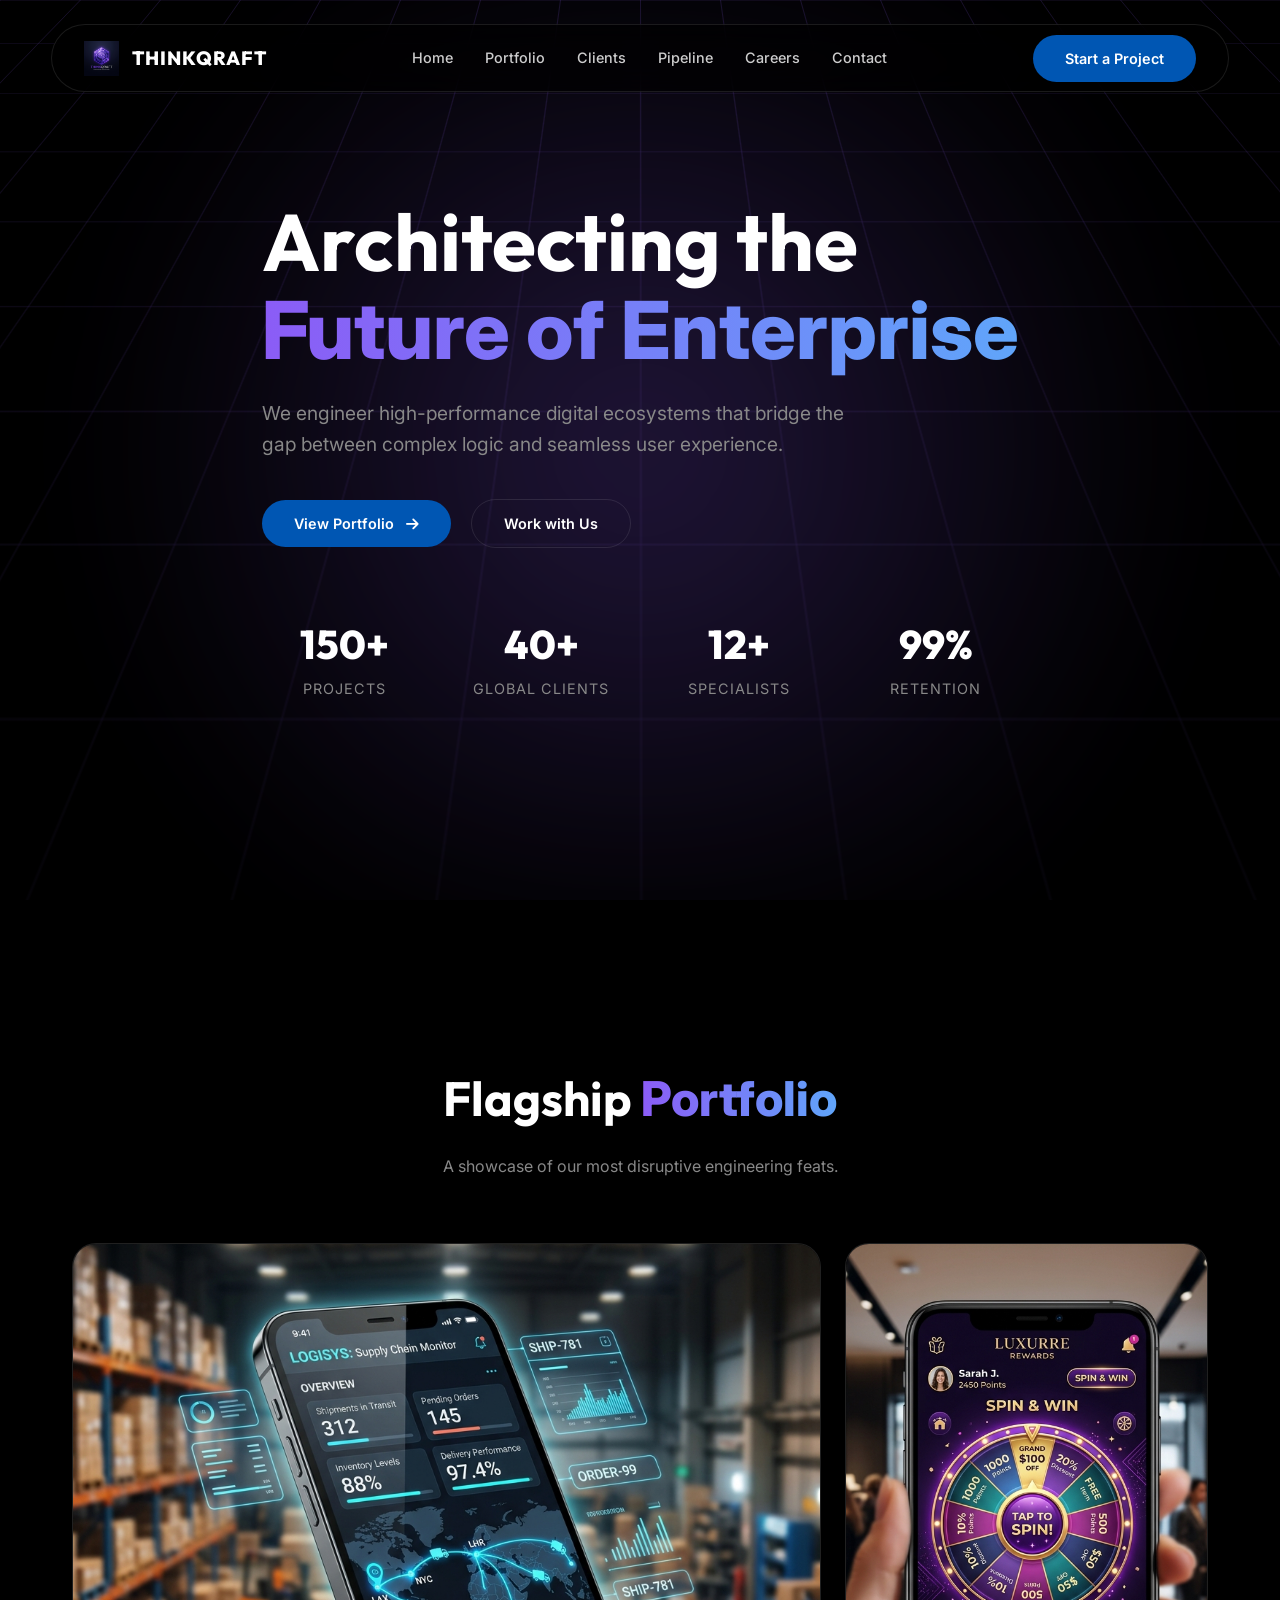
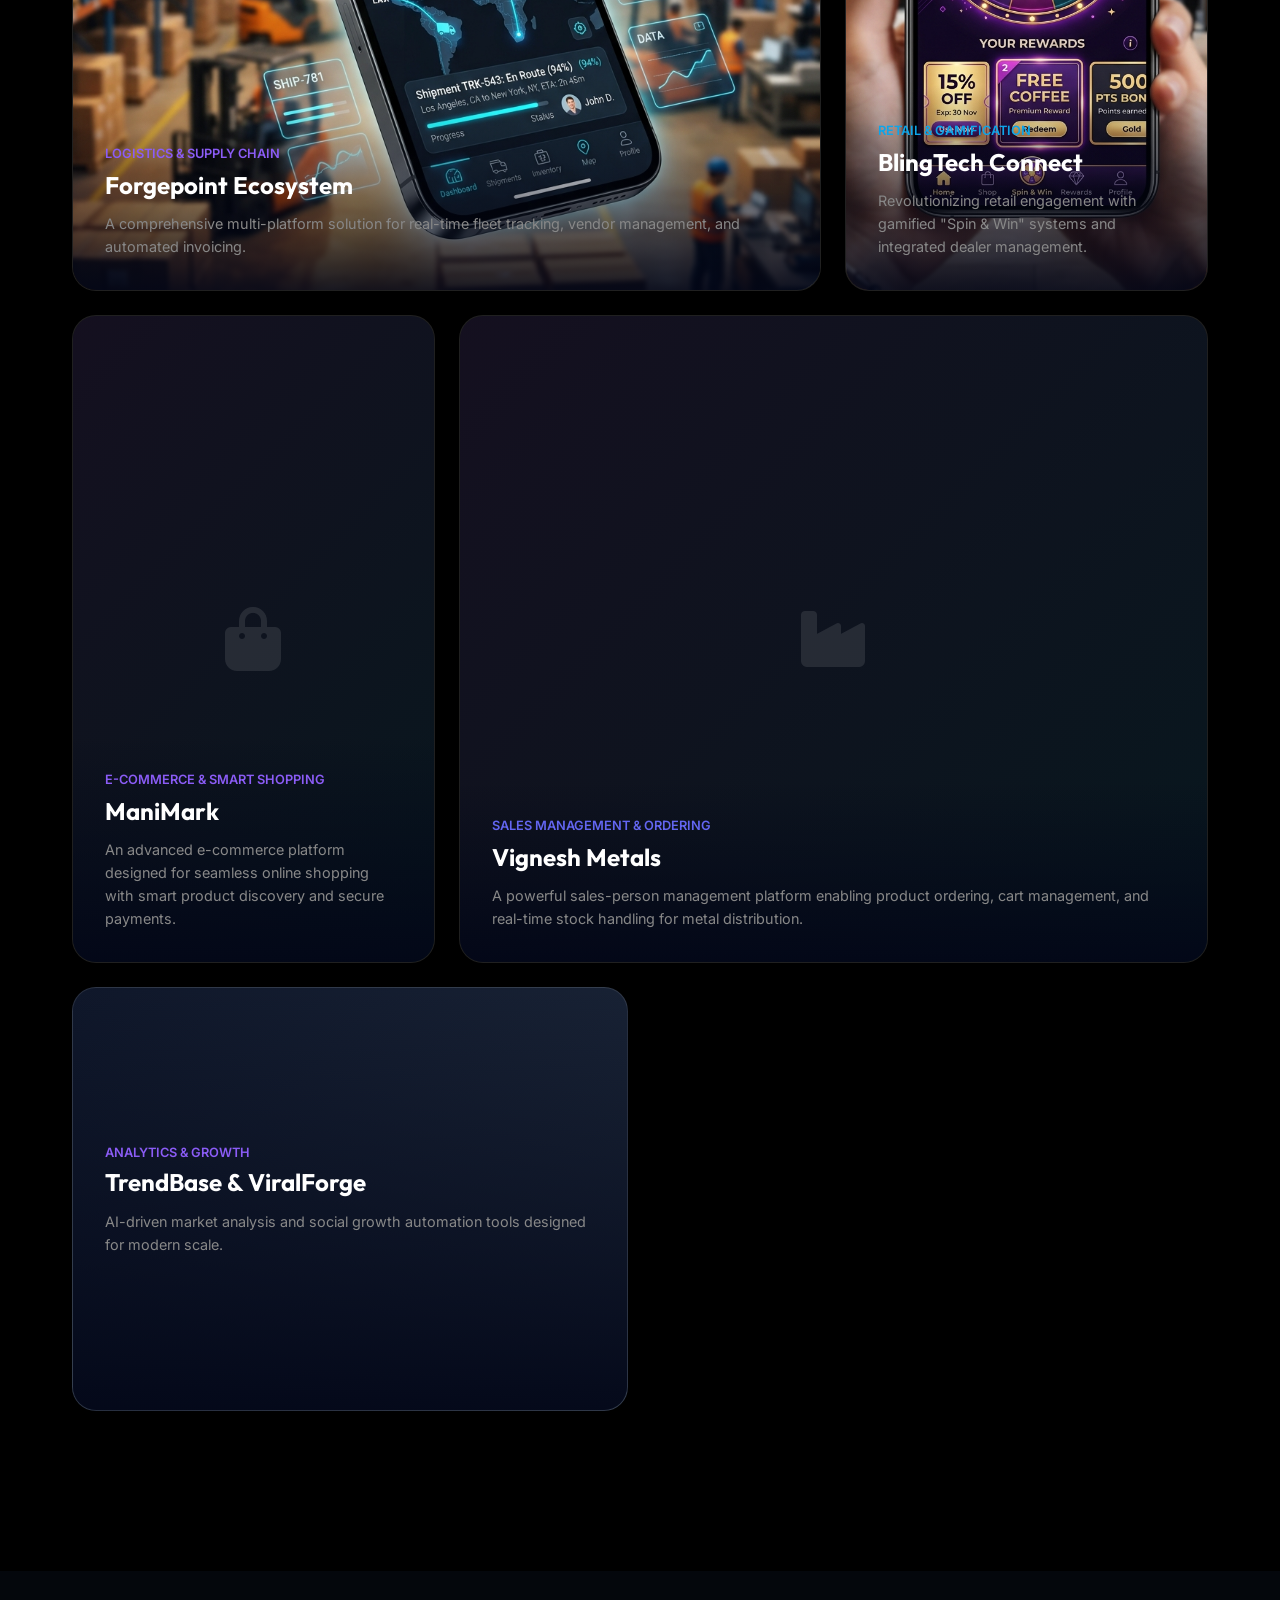
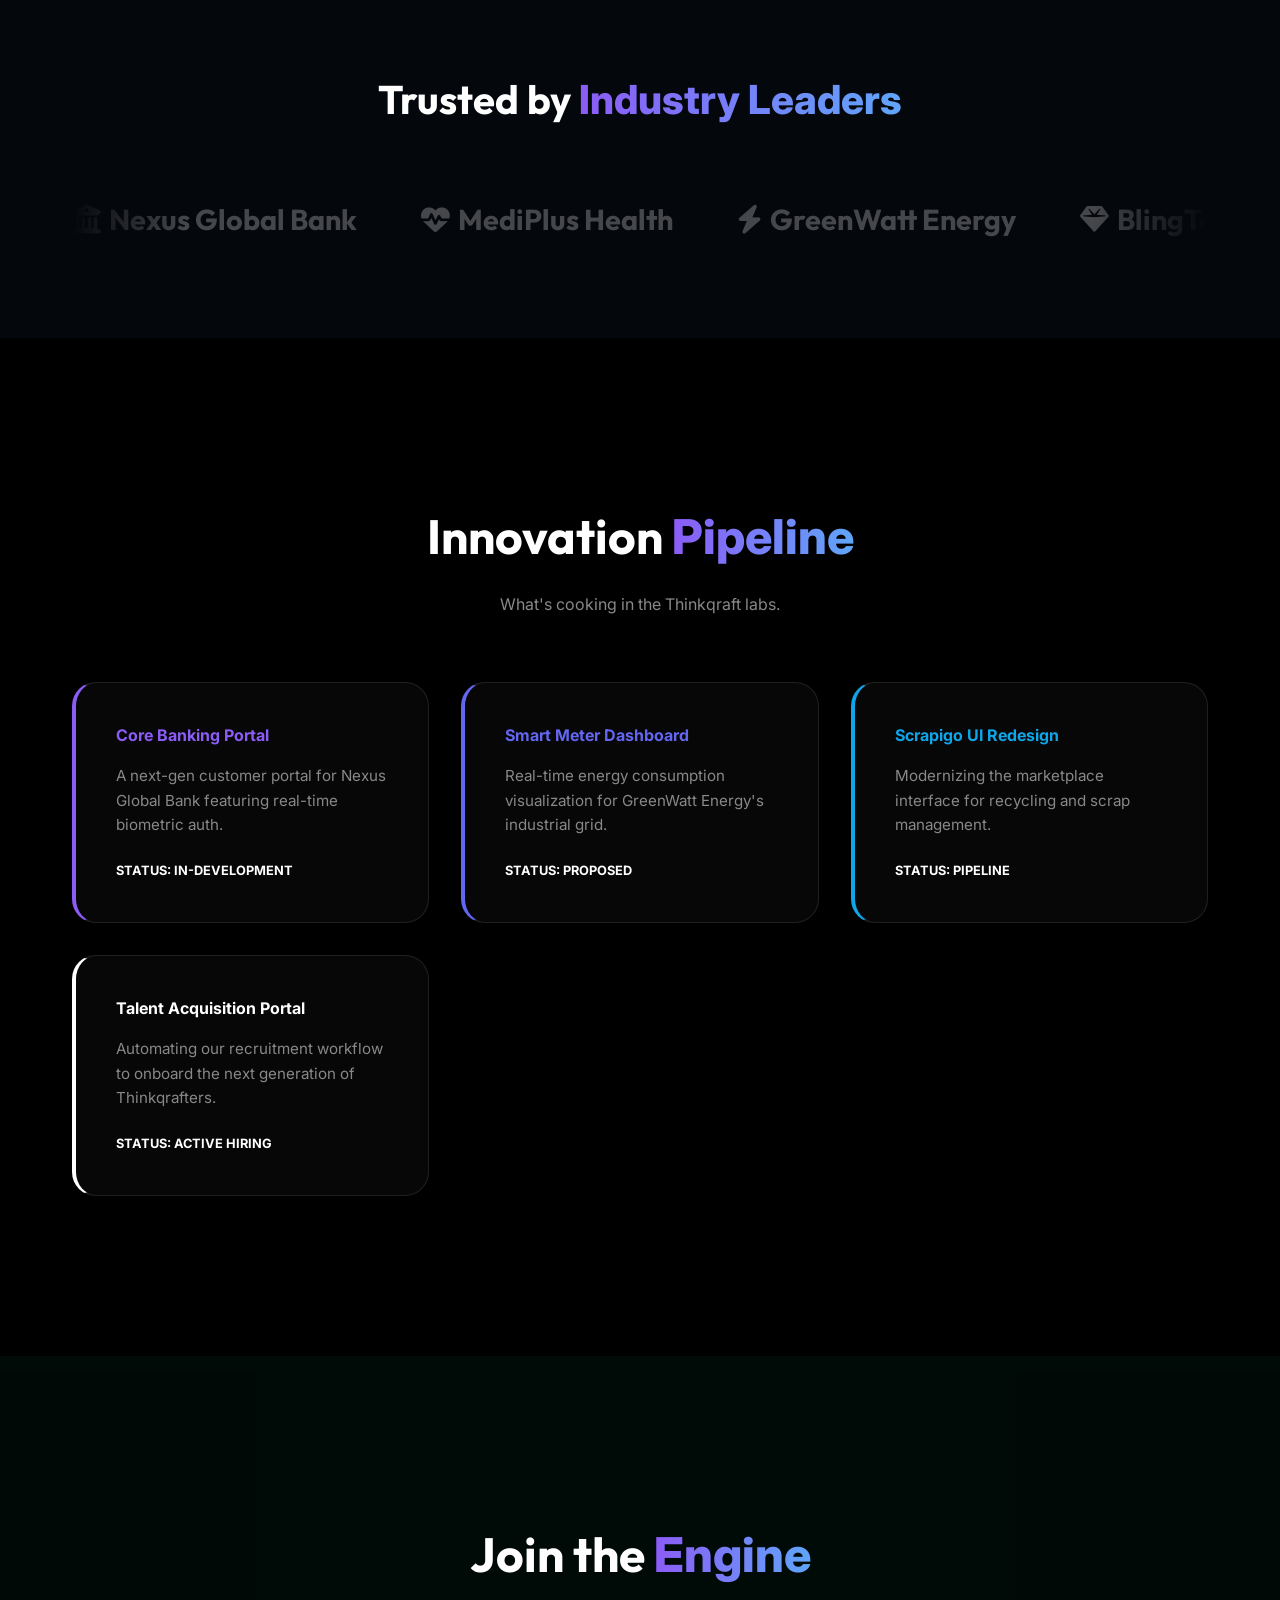
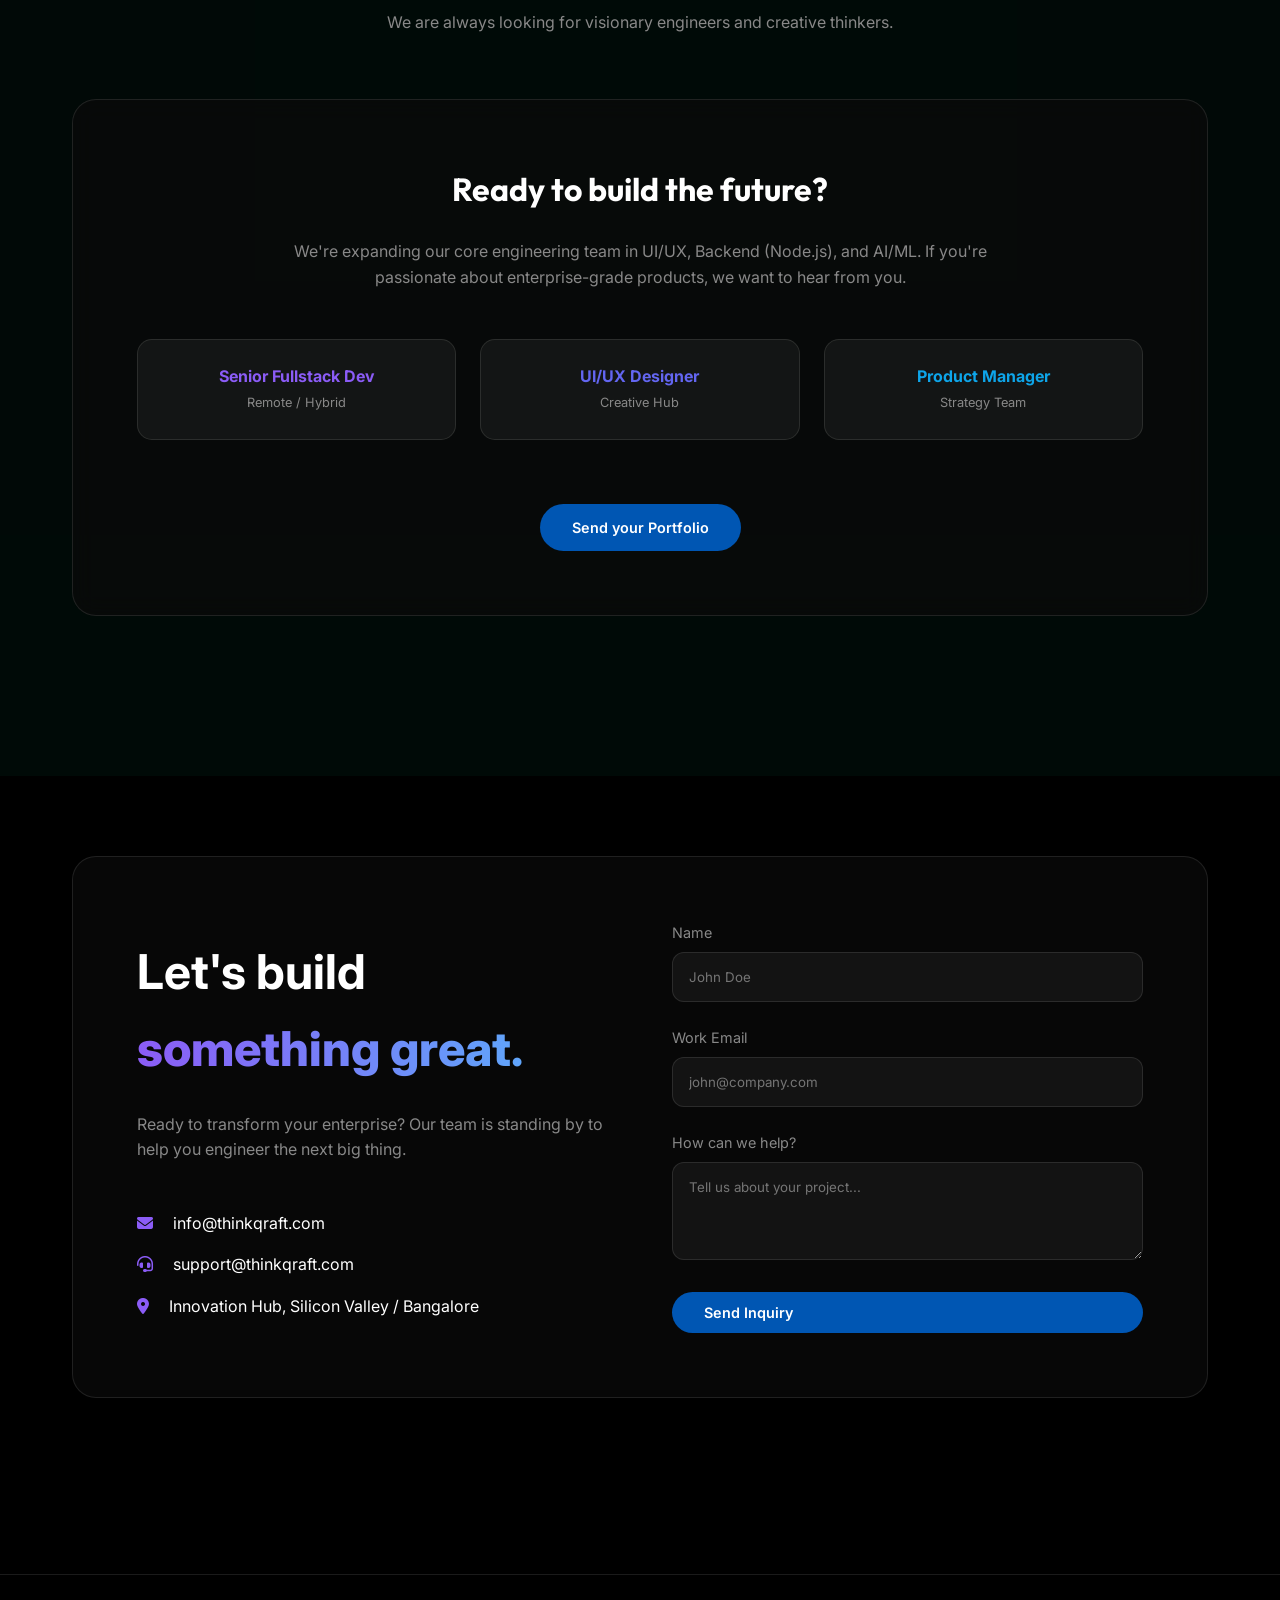
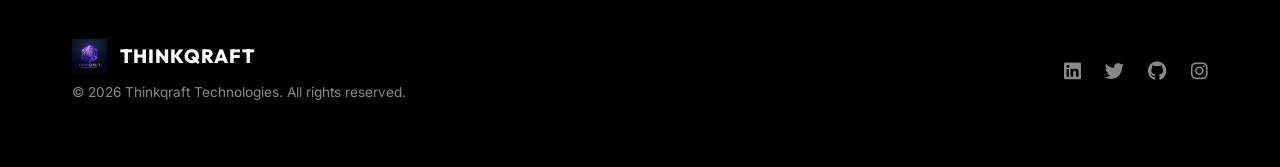
<file: index.html>
<!DOCTYPE html>
<html lang="en">

<head>
    <meta charset="UTF-8">
    <meta name="viewport" content="width=device-width, initial-scale=1.0">
    <title>Thinkqraft | Digital Transformation & Enterprise Engineering</title>
    <meta name="description"
        content="Thinkqraft delivers premium enterprise software, logistics solutions, and gamified retail experiences. Elevating global brands through innovation.">

    <!-- Fonts -->
    <link rel="preconnect" href="https://fonts.googleapis.com">
    <link rel="preconnect" href="https://fonts.gstatic.com" crossorigin>
    <link
        href="https://fonts.googleapis.com/css2?family=Inter:wght@300;400;500;600;700&family=Outfit:wght@400;600;700;800&display=swap"
        rel="stylesheet">

    <!-- Icons -->
    <link rel="stylesheet" href="https://cdnjs.cloudflare.com/ajax/libs/font-awesome/6.4.0/css/all.min.css">

    <link rel="stylesheet" href="style.css">
</head>

<body>

    <nav id="navbar">
        <div class="container nav-pill glass">
            <a href="#home" class="logo">
                <img src="assets/logo-final.png" alt="Thinkqraft Logo"
                    style="height: 35px; width: auto; mix-blend-mode: screen;"> THINKQRAFT
            </a>
            <ul class="desktop-links">
                <li><a href="#home">Home</a></li>
                <li><a href="#portfolio">Portfolio</a></li>
                <li><a href="#clients">Clients</a></li>
                <li><a href="#pipeline">Pipeline</a></li>
                <li><a href="#careers">Careers</a></li>
                <li><a href="#contact">Contact</a></li>
            </ul>
            <div class="nav-btns">
                <a href="#contact" class="btn-cta">Start a Project</a>
                <button class="menu-toggle" id="menuToggle">
                    <i class="fas fa-bars"></i>
                </button>
            </div>
        </div>
    </nav>

    <!-- Mobile Sidebar -->
    <div class="mobile-overlay" id="mobileOverlay"></div>
    <div class="sidebar" id="sidebar">
        <div class="sidebar-header">
            <a href="#home" class="logo">
                <img src="assets/logo-final.png" alt="Thinkqraft Logo"
                    style="height: 32px; width: auto; mix-blend-mode: screen;"> THINKQRAFT
            </a>
            <button class="sidebar-close" id="sidebarClose">
                <i class="fas fa-times"></i>
            </button>
        </div>
        <ul class="sidebar-links">
            <li><a href="#home">Home</a></li>
            <li><a href="#portfolio">Portfolio</a></li>
            <li><a href="#clients">Clients</a></li>
            <li><a href="#pipeline">Pipeline</a></li>
            <li><a href="#careers">Careers</a></li>
            <li><a href="#contact">Contact</a></li>
            <li class="sidebar-cta"><a href="#contact" class="btn-cta">Start a Project</a></li>
        </ul>
    </div>

    <section class="hero" id="home">
        <div class="hero-bg">
            <div class="glow-mesh"></div>
            <div class="grid-pattern"></div>
            <div class="tech-elements">
                <div class="circuit-line"></div>
                <div class="circuit-line"></div>
                <div class="circuit-line"></div>
            </div>
            <div class="hero-overlay"></div>
        </div>
        <div class="container">
            <div class="hero-content">
                <h1 class="reveal">Architecting the <br><span class="highlight">Future of Enterprise</span></h1>
                <p class="reveal">We engineer high-performance digital ecosystems that bridge the gap between complex
                    logic and seamless user experience.</p>
                <div class="hero-btns reveal" style="margin-bottom: 4rem;">
                    <a href="#portfolio" class="btn-cta">View Portfolio <i class="fas fa-arrow-right"></i></a>
                    <a href="#contact" class="btn-cta"
                        style="background: transparent; border: 1px solid var(--glass-border); color: white; margin-left: 1rem;">Work
                        with Us</a>
                </div>

                <div class="stats-grid reveal">
                    <div class="stat-card">
                        <span class="stat-number">150+</span>
                        <span class="stat-label">Projects</span>
                    </div>
                    <div class="stat-card">
                        <span class="stat-number">40+</span>
                        <span class="stat-label">Global Clients</span>
                    </div>
                    <div class="stat-card">
                        <span class="stat-number">12+</span>
                        <span class="stat-label">Specialists</span>
                    </div>
                    <div class="stat-card">
                        <span class="stat-number">99%</span>
                        <span class="stat-label">Retention</span>
                    </div>
                </div>
            </div>
        </div>
    </section>

    <section id="portfolio" style="padding: 10rem 0;">
        <div class="container">
            <div class="section-title">
                <h2 class="reveal">Flagship <span class="highlight">Portfolio</span></h2>
                <p class="reveal" style="color: var(--text-muted);">A showcase of our most disruptive engineering feats.
                </p>
            </div>

            <div class="portfolio-grid">
                <!-- Forgepoint -->
                <div class="portfolio-card glass card-lg reveal">
                    <img src="assets/forgepoint.png" alt="Forgepoint">
                    <div class="portfolio-info">
                        <span
                            style="color: var(--primary); font-weight: 600; font-size: 0.8rem; text-transform: uppercase;">Logistics
                            & Supply Chain</span>
                        <h3>Forgepoint Ecosystem</h3>
                        <p>A comprehensive multi-platform solution for real-time fleet tracking, vendor management, and
                            automated invoicing.</p>
                    </div>
                </div>

                <!-- BlingTech -->
                <div class="portfolio-card glass card-md reveal">
                    <img src="assets/blingtech.png" alt="BlingTech Connect">
                    <div class="portfolio-info">
                        <span
                            style="color: var(--accent); font-weight: 600; font-size: 0.8rem; text-transform: uppercase;">Retail
                            & Gamification</span>
                        <h3>BlingTech Connect</h3>
                        <p>Revolutionizing retail engagement with gamified "Spin & Win" systems and integrated dealer
                            management.</p>
                    </div>
                </div>

                <!-- ManiMark -->
                <div class="portfolio-card glass card-md reveal">
                    <div class="img-placeholder"><i class="fas fa-shopping-bag"></i></div>
                    <div class="portfolio-info">
                        <span
                            style="color: var(--primary); font-weight: 600; font-size: 0.8rem; text-transform: uppercase;">E-Commerce
                            & Smart Shopping</span>
                        <h3>ManiMark</h3>
                        <p>An advanced e-commerce platform designed for seamless online shopping with smart product
                            discovery and secure payments.</p>
                    </div>
                </div>

                <!-- Vignesh Metals -->
                <div class="portfolio-card glass card-lg reveal">
                    <div class="img-placeholder"><i class="fas fa-industry"></i></div>
                    <div class="portfolio-info">
                        <span
                            style="color: var(--secondary); font-weight: 600; font-size: 0.8rem; text-transform: uppercase;">Sales
                            Management & Ordering</span>
                        <h3>Vignesh Metals</h3>
                        <p>A powerful sales-person management platform enabling product ordering, cart management, and
                            real-time stock handling for metal distribution.</p>
                    </div>
                </div>

                <!-- Enterprise ERP -->
                <!-- <div class="portfolio-card glass card-sm reveal">
                    <img src="assets/erp.png" alt="Thinkqraft ERP">
                    <div class="portfolio-info">
                        <span
                            style="color: var(--secondary); font-weight: 600; font-size: 0.8rem; text-transform: uppercase;">Financial
                            Engineering</span>
                        <h3>Enterprise ERP v2.0</h3>
                        <p>Internal financial control center bridging Project Delivery with real-time Gross/Net profit
                            tracking.</p>
                    </div>
                </div> -->

                <!-- TrendBase & ViralForge -->
                <div class="portfolio-card card-accent glass card-sm reveal">
                    <div class="portfolio-info">
                        <span
                            style="color: var(--primary); font-weight: 600; font-size: 0.8rem; text-transform: uppercase;">Analytics
                            & Growth</span>
                        <h3>TrendBase & ViralForge</h3>
                        <p>AI-driven market analysis and social growth automation tools designed for modern scale.</p>
                    </div>
                </div>


            </div>
        </div>
    </section>

    <section id="clients" class="clients-section">
        <div class="container">
            <div class="section-title">
                <h2 class="reveal" style="font-size: 2.5rem;">Trusted by <span class="highlight">Industry Leaders</span>
                </h2>
            </div>

            <div class="marquee">
                <div class="marquee-content">
                    <div class="client-logo"><i class="fas fa-building-columns"></i> Nexus Global Bank</div>
                    <div class="client-logo"><i class="fas fa-heart-pulse"></i> MediPlus Health</div>
                    <div class="client-logo"><i class="fas fa-bolt"></i> GreenWatt Energy</div>
                    <div class="client-logo"><i class="fas fa-gem"></i> BlingTech</div>
                    <div class="client-logo"><i class="fas fa-truck-fast"></i> Forgepoint</div>
                    <!-- Duplicate for loop -->
                    <div class="client-logo"><i class="fas fa-building-columns"></i> Nexus Global Bank</div>
                    <div class="client-logo"><i class="fas fa-heart-pulse"></i> MediPlus Health</div>
                    <div class="client-logo"><i class="fas fa-bolt"></i> GreenWatt Energy</div>
                    <div class="client-logo"><i class="fas fa-gem"></i> BlingTech</div>
                    <div class="client-logo"><i class="fas fa-truck-fast"></i> Forgepoint</div>
                </div>
            </div>
        </div>
    </section>

    <section id="pipeline" style="padding: 10rem 0;">
        <div class="container">
            <div class="section-title">
                <h2 class="reveal">Innovation <span class="highlight">Pipeline</span></h2>
                <p class="reveal" style="color: var(--text-muted);">What's cooking in the Thinkqraft labs.</p>
            </div>

            <div class="pipeline-grid"
                style="display: grid; grid-template-columns: repeat(auto-fit, minmax(300px, 1fr)); gap: 2rem;">
                <div class="glass reveal" style="padding: 2.5rem; border-left: 4px solid var(--primary);">
                    <h4 style="margin-bottom: 1rem; color: var(--primary);">Core Banking Portal</h4>
                    <p style="color: var(--text-muted); font-size: 0.95rem;">A next-gen customer portal for Nexus Global
                        Bank featuring real-time biometric auth.</p>
                    <div style="margin-top: 1.5rem; font-size: 0.8rem; font-weight: 700;">STATUS: IN-DEVELOPMENT</div>
                </div>
                <div class="glass reveal" style="padding: 2.5rem; border-left: 4px solid var(--secondary);">
                    <h4 style="margin-bottom: 1rem; color: var(--secondary);">Smart Meter Dashboard</h4>
                    <p style="color: var(--text-muted); font-size: 0.95rem;">Real-time energy consumption visualization
                        for GreenWatt Energy's industrial grid.</p>
                    <div style="margin-top: 1.5rem; font-size: 0.8rem; font-weight: 700;">STATUS: PROPOSED</div>
                </div>
                <div class="glass reveal" style="padding: 2.5rem; border-left: 4px solid var(--accent);">
                    <h4 style="margin-bottom: 1rem; color: var(--accent);">Scrapigo UI Redesign</h4>
                    <p style="color: var(--text-muted); font-size: 0.95rem;">Modernizing the marketplace interface for
                        recycling and scrap management.</p>
                    <div style="margin-top: 1.5rem; font-size: 0.8rem; font-weight: 700;">STATUS: PIPELINE</div>
                </div>
                <div class="glass reveal" style="padding: 2.5rem; border-left: 4px solid #fff;">
                    <h4 style="margin-bottom: 1rem; color: #fff;">Talent Acquisition Portal</h4>
                    <p style="color: var(--text-muted); font-size: 0.95rem;">Automating our recruitment workflow to
                        onboard the next generation of Thinkqrafters.</p>
                    <div style="margin-top: 1.5rem; font-size: 0.8rem; font-weight: 700;">STATUS: ACTIVE HIRING</div>
                </div>
            </div>
        </div>
    </section>

    <section id="careers" style="padding: 10rem 0; background: rgba(16, 185, 129, 0.05);">
        <div class="container">
            <div class="section-title">
                <h2 class="reveal">Join the <span class="highlight">Engine</span></h2>
                <p class="reveal" style="color: var(--text-muted);">We are always looking for visionary engineers and
                    creative thinkers.</p>
            </div>

            <div class="glass reveal" style="padding: 4rem; text-align: center;">
                <h3 style="font-family: 'Outfit', sans-serif; font-size: 2rem; margin-bottom: 1.5rem;">Ready to build
                    the future?</h3>
                <p style="color: var(--text-muted); max-width: 700px; margin: 0 auto 3rem;">We're expanding our core
                    engineering team in UI/UX, Backend (Node.js), and AI/ML. If you're passionate about enterprise-grade
                    products, we want to hear from you.</p>

                <div style="display: flex; justify-content: center; gap: 1.5rem; flex-wrap: wrap;">
                    <div class="job-card"
                        style="background: rgba(255,255,255,0.05); padding: 1.5rem 2.5rem; border-radius: 15px; border: 1px solid var(--glass-border); flex: 1 1 300px; min-width: 250px;">
                        <h4 style="color: var(--primary);">Senior Fullstack Dev</h4>
                        <span style="font-size: 0.8rem; color: var(--text-muted);">Remote / Hybrid</span>
                    </div>
                    <div class="job-card"
                        style="background: rgba(255,255,255,0.05); padding: 1.5rem 2.5rem; border-radius: 15px; border: 1px solid var(--glass-border); flex: 1 1 300px; min-width: 250px;">
                        <h4 style="color: var(--secondary);">UI/UX Designer</h4>
                        <span style="font-size: 0.8rem; color: var(--text-muted);">Creative Hub</span>
                    </div>
                    <div class="job-card"
                        style="background: rgba(255,255,255,0.05); padding: 1.5rem 2.5rem; border-radius: 15px; border: 1px solid var(--glass-border); flex: 1 1 300px; min-width: 250px;">
                        <h4 style="color: var(--accent);">Product Manager</h4>
                        <span style="font-size: 0.8rem; color: var(--text-muted);">Strategy Team</span>
                    </div>
                </div>

                <a href="mailto:info@thinkqraft.com" class="btn-cta"
                    style="display: inline-block; margin-top: 4rem;">Send your Portfolio</a>
            </div>
        </div>
    </section>

    <section id="contact" style="padding: 5rem 0;">
        <div class="container">
            <div class="glass" style="padding: 4rem;">
                <div class="contact-grid">
                    <div>
                        <h2 style="font-size: 3rem; margin-bottom: 1.5rem;">Let's build <br><span
                                class="highlight">something great.</span></h2>
                        <p style="color: var(--text-muted); margin-bottom: 3rem;">Ready to transform your enterprise?
                            Our team is standing by to help you engineer the next big thing.</p>

                        <div style="display: flex; flex-direction: column; gap: 1rem;">
                            <p><i class="fas fa-envelope" style="color: var(--primary); margin-right: 1rem;"></i>
                                info@thinkqraft.com</p>
                            <p><i class="fas fa-headset" style="color: var(--primary); margin-right: 1rem;"></i>
                                support@thinkqraft.com</p>
                            <p><i class="fas fa-location-dot" style="color: var(--primary); margin-right: 1rem;"></i>
                                Innovation Hub, Silicon Valley / Bangalore</p>
                        </div>
                    </div>

                    <form>
                        <div class="form-group">
                            <label>Name</label>
                            <input type="text" placeholder="John Doe">
                        </div>
                        <div class="form-group">
                            <label>Work Email</label>
                            <input type="email" placeholder="john@company.com">
                        </div>
                        <div class="form-group">
                            <label>How can we help?</label>
                            <textarea rows="4" placeholder="Tell us about your project..."></textarea>
                        </div>
                        <button type="submit" class="btn-cta" style="width: 100%;">Send Inquiry</button>
                    </form>
                </div>
            </div>
        </div>
    </section>

    <footer>
        <div class="container">
            <div class="footer-content">
                <div>
                    <a href="#" class="logo" style="margin-bottom: 0.5rem;">
                        <img src="assets/logo-final.png" alt="Thinkqraft Logo"
                            style="height: 35px; width: auto; mix-blend-mode: screen;"> THINKQRAFT
                    </a>
                    <p style="color: var(--text-muted); font-size: 0.85rem; margin-top: 0.5rem;">&copy; 2026 Thinkqraft
                        Technologies. All rights reserved.</p>
                </div>
                <div class="social-links">
                    <a href="#"><i class="fab fa-linkedin"></i></a>
                    <a href="#"><i class="fab fa-twitter"></i></a>
                    <a href="#"><i class="fab fa-github"></i></a>
                    <a href="#"><i class="fab fa-instagram"></i></a>
                </div>
            </div>
        </div>
    </footer>

    <script src="script.js"></script>
</body>

</html>
</file>
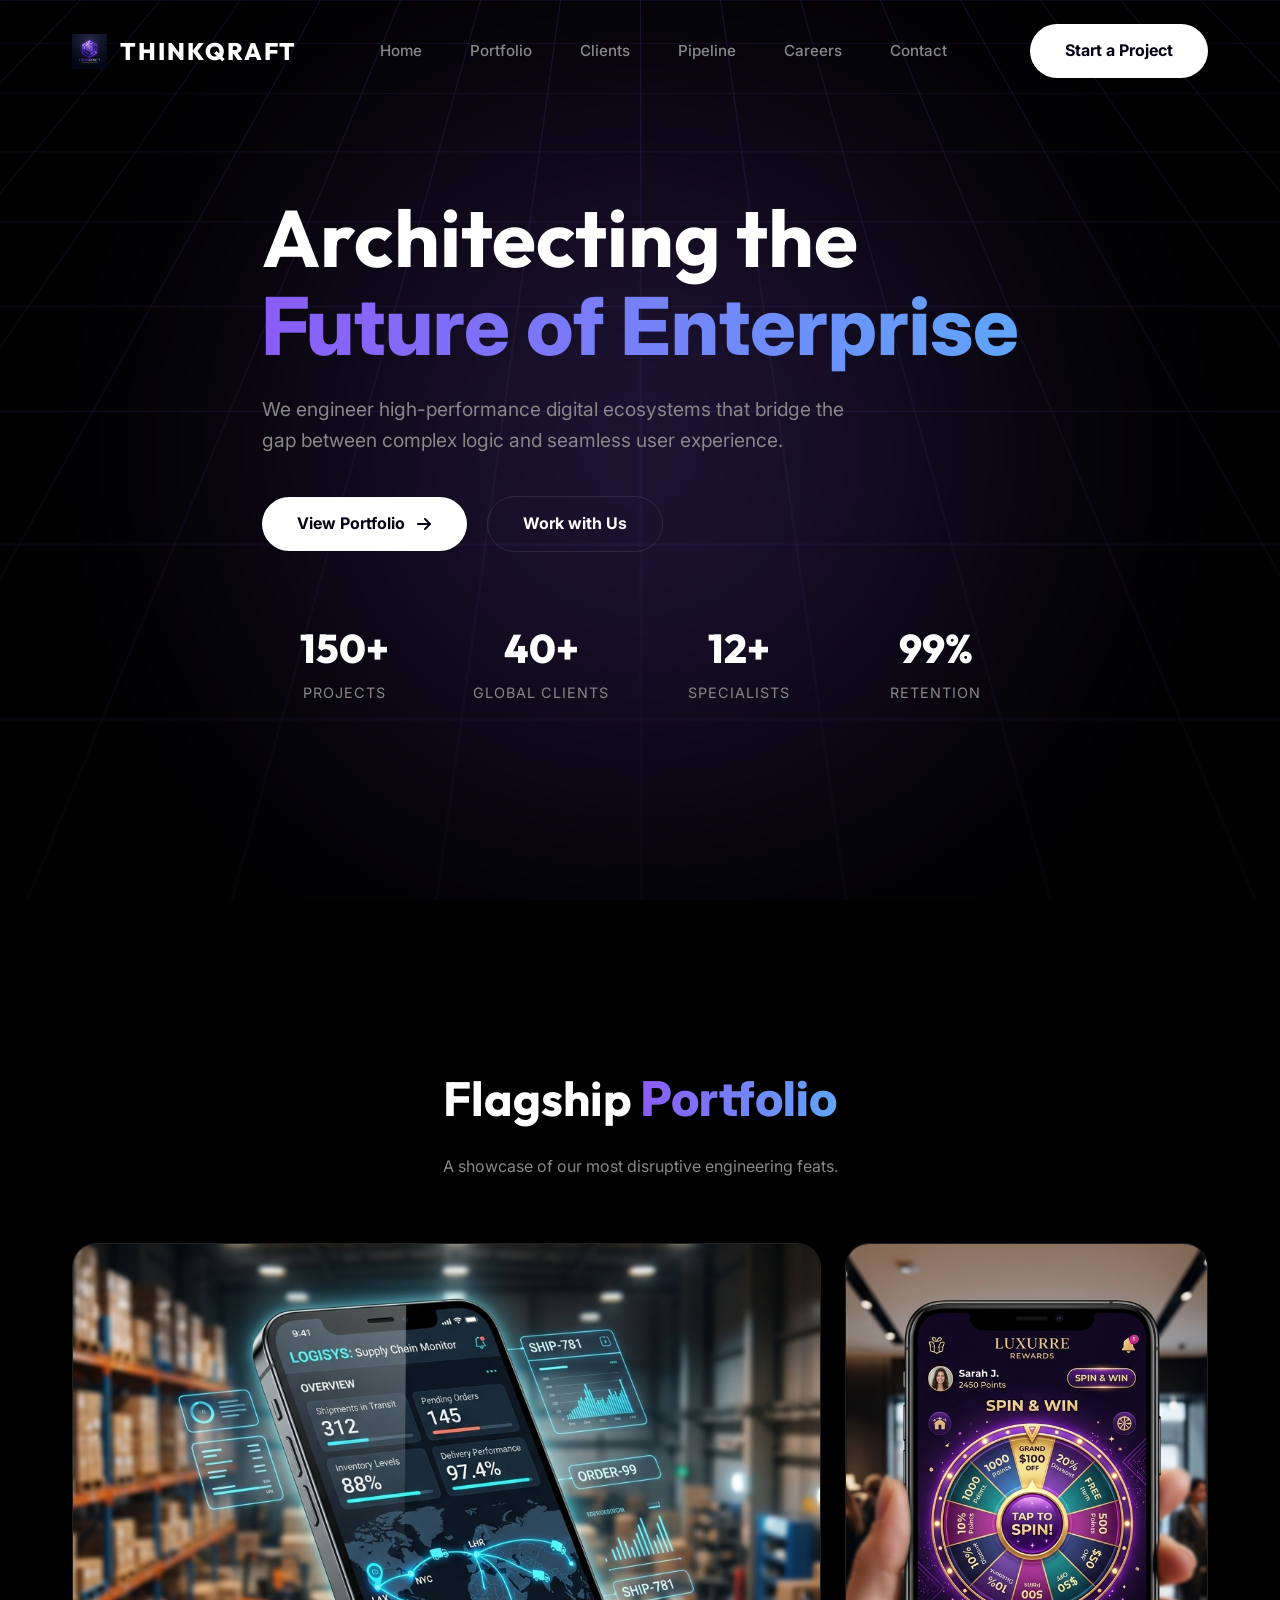
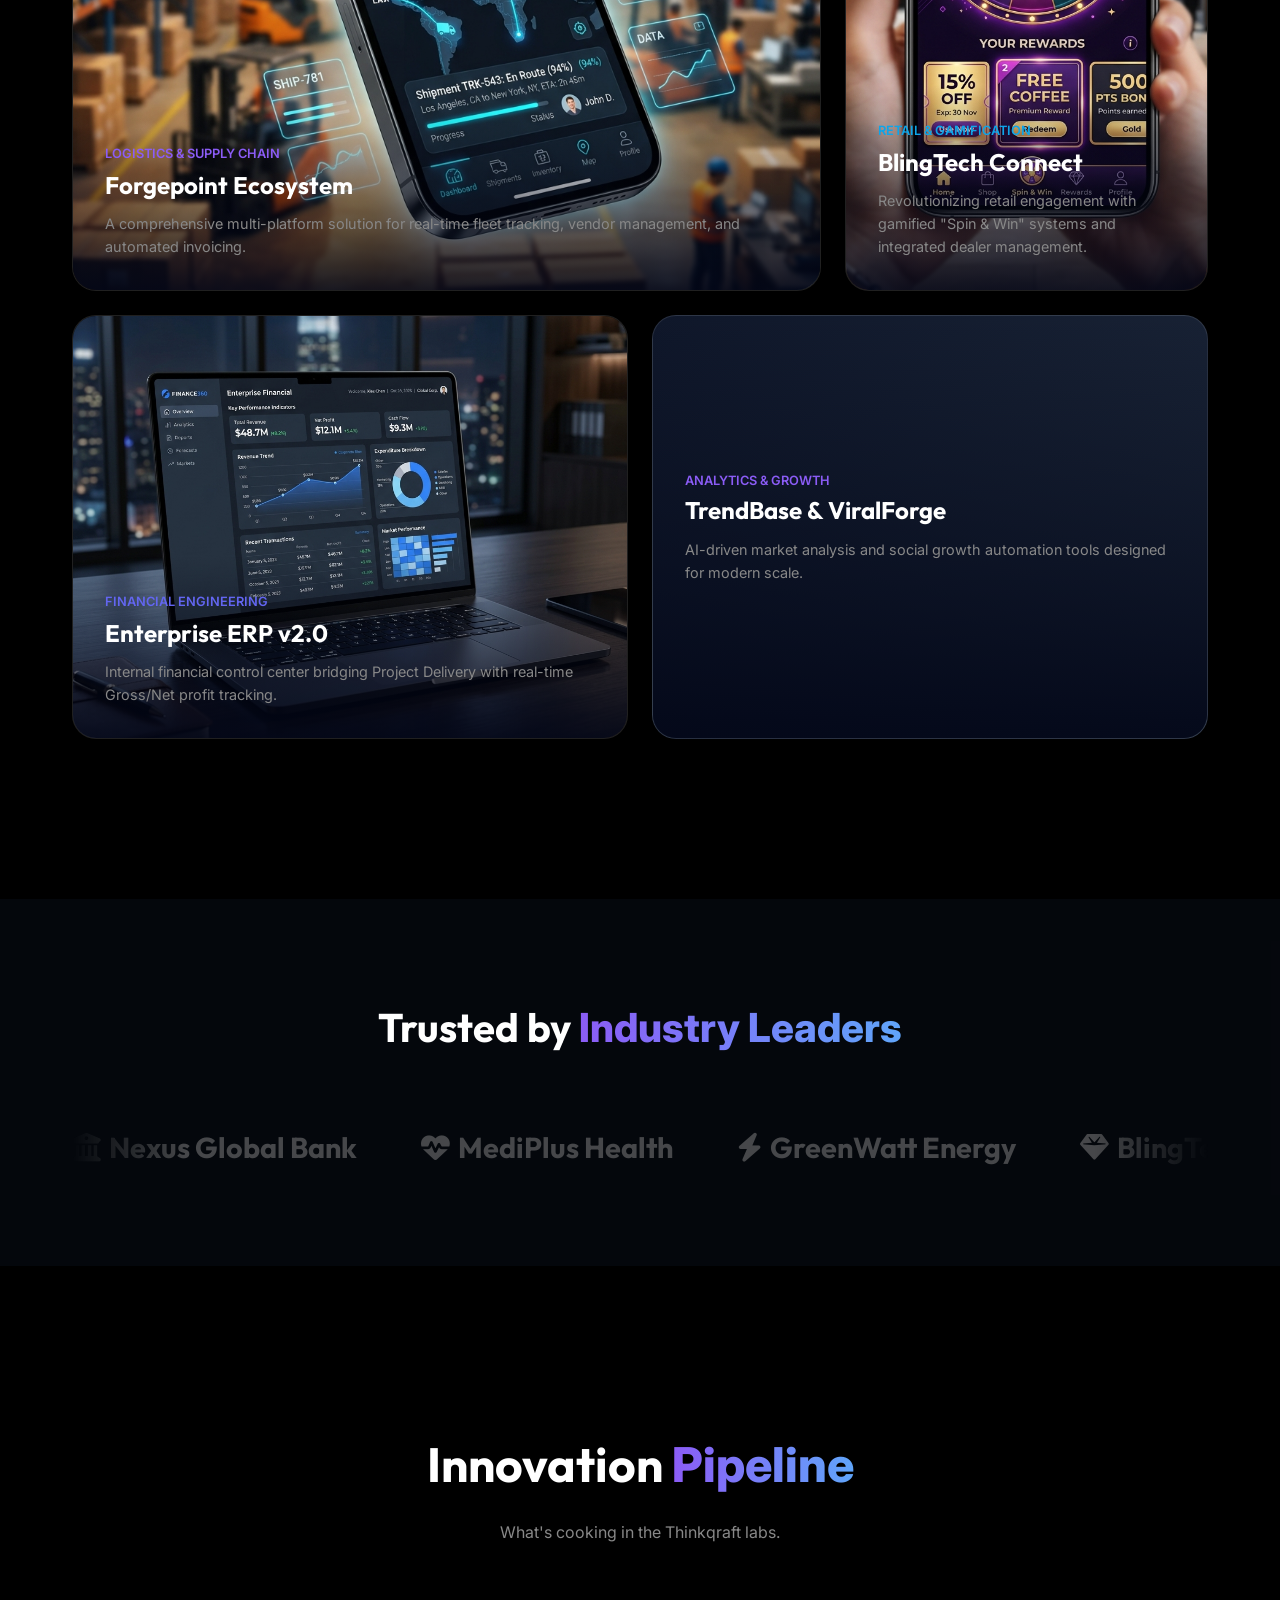
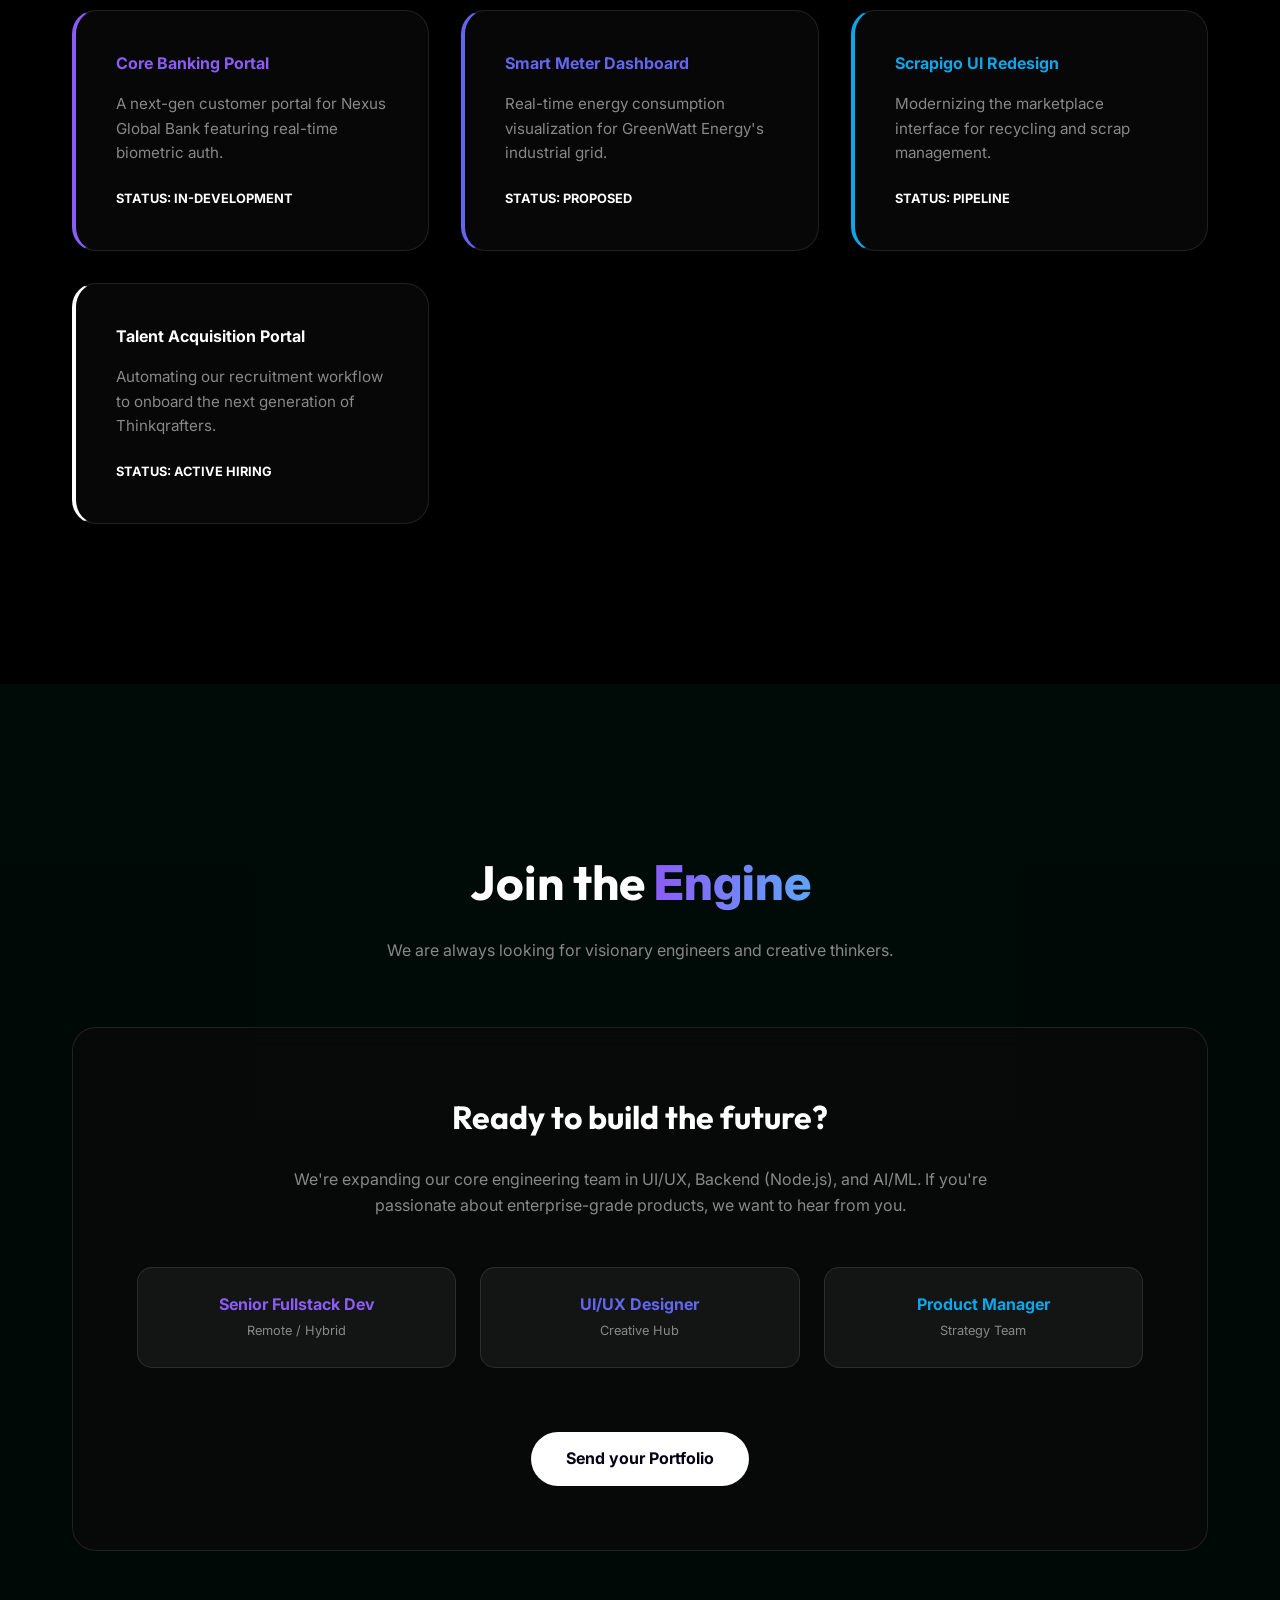
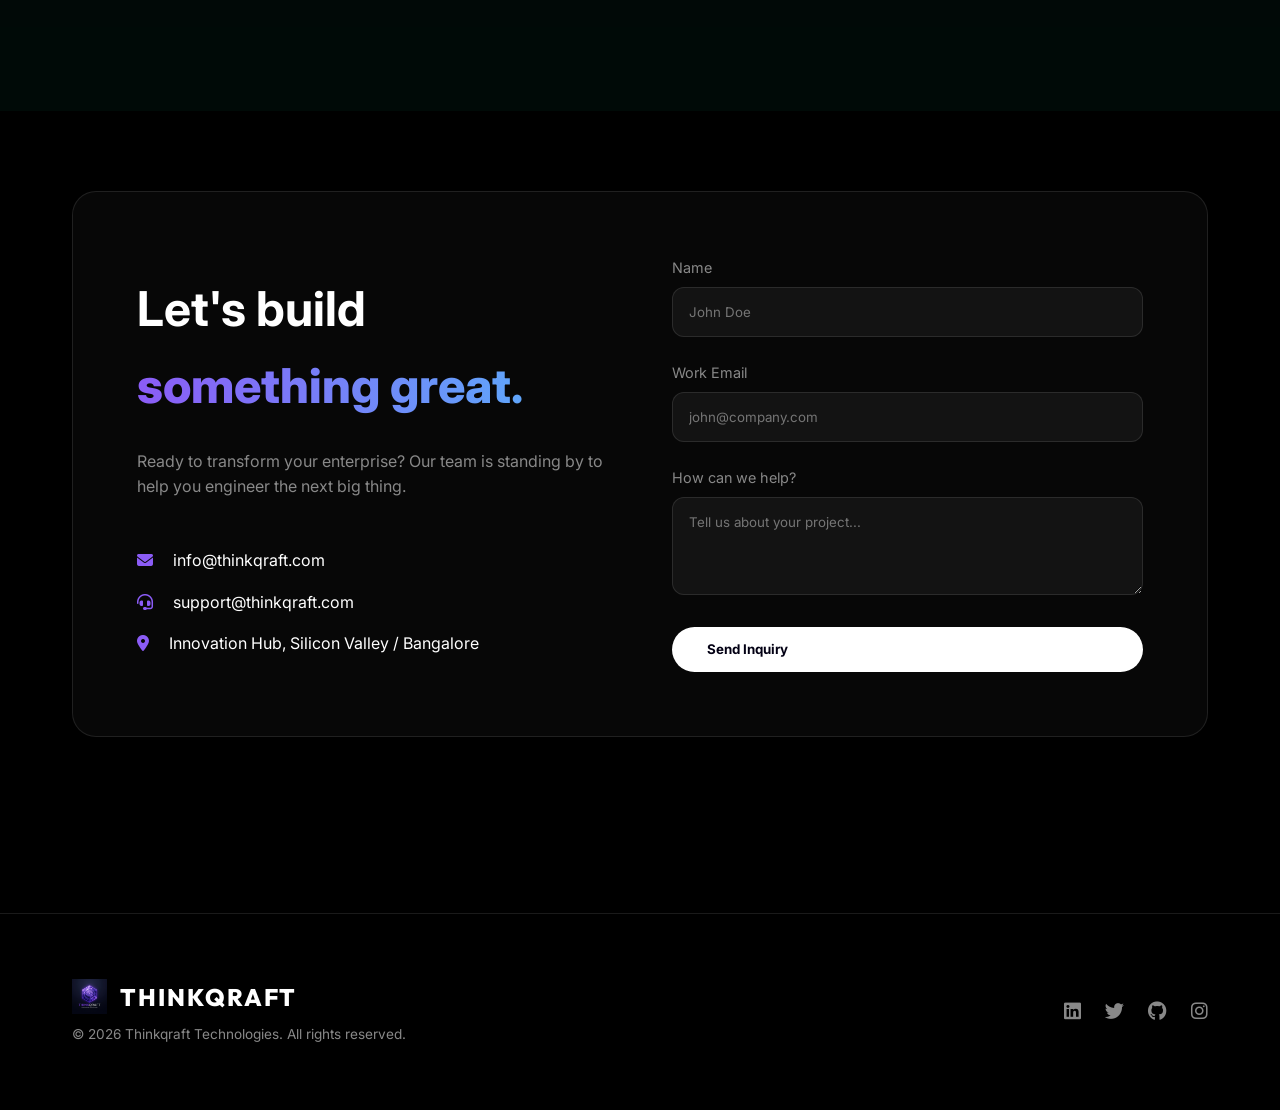
<file: thinqraft-official-site-mobile-res/thinqraft-official-site/index.html>
<!DOCTYPE html>
<html lang="en">

<head>
    <meta charset="UTF-8">
    <meta name="viewport" content="width=device-width, initial-scale=1.0">
    <title>Thinkqraft | Digital Transformation & Enterprise Engineering</title>
    <meta name="description"
        content="Thinkqraft delivers premium enterprise software, logistics solutions, and gamified retail experiences. Elevating global brands through innovation.">

    <!-- Fonts -->
    <link rel="preconnect" href="https://fonts.googleapis.com">
    <link rel="preconnect" href="https://fonts.gstatic.com" crossorigin>
    <link
        href="https://fonts.googleapis.com/css2?family=Inter:wght@300;400;500;600;700&family=Outfit:wght@400;600;700;800&display=swap"
        rel="stylesheet">

    <!-- Icons -->
    <link rel="stylesheet" href="https://cdnjs.cloudflare.com/ajax/libs/font-awesome/6.4.0/css/all.min.css">

    <link rel="stylesheet" href="style.css">
</head>

<body>

    <nav id="navbar">
        <div class="container">
            <a href="#" class="logo">

                <img src="assets/logo-final.png" alt="Thinkqraft Logo"
                    style="height: 35px; width: auto; mix-blend-mode: screen;"> THINKQRAFT
            </a>
            <ul class="nav-links">
                <li><a href="#home">Home</a></li>
                <li><a href="#portfolio">Portfolio</a></li>
                <li><a href="#clients">Clients</a></li>
                <li><a href="#pipeline">Pipeline</a></li>
                <li><a href="#careers">Careers</a></li>
                <li><a href="#contact">Contact</a></li>
                <li class="mobile-cta-item"><a href="#contact" class="btn-cta">Start a Project</a></li>
            </ul>
            <div class="nav-btns">
                <a href="#contact" class="btn-cta">Start a Project</a>
                <button class="menu-toggle" id="menuToggle">
                    <i class="fas fa-bars"></i>
                </button>
            </div>
        </div>
    </nav>

    <section class="hero" id="home">
        <div class="hero-bg">
            <div class="glow-mesh"></div>
            <div class="grid-pattern"></div>
            <div class="tech-elements">
                <div class="circuit-line"></div>
                <div class="circuit-line"></div>
                <div class="circuit-line"></div>
            </div>
            <div class="hero-overlay"></div>
        </div>
        <div class="container">
            <div class="hero-content">
                <h1 class="reveal">Architecting the <br><span class="highlight">Future of Enterprise</span></h1>
                <p class="reveal">We engineer high-performance digital ecosystems that bridge the gap between complex
                    logic and seamless user experience.</p>
                <div class="hero-btns reveal" style="margin-bottom: 4rem;">
                    <a href="#portfolio" class="btn-cta">View Portfolio <i class="fas fa-arrow-right"></i></a>
                    <a href="#contact" class="btn-cta"
                        style="background: transparent; border: 1px solid var(--glass-border); color: white; margin-left: 1rem;">Work
                        with Us</a>
                </div>

                <div class="stats-grid reveal">
                    <div class="stat-card">
                        <span class="stat-number">150+</span>
                        <span class="stat-label">Projects</span>
                    </div>
                    <div class="stat-card">
                        <span class="stat-number">40+</span>
                        <span class="stat-label">Global Clients</span>
                    </div>
                    <div class="stat-card">
                        <span class="stat-number">12+</span>
                        <span class="stat-label">Specialists</span>
                    </div>
                    <div class="stat-card">
                        <span class="stat-number">99%</span>
                        <span class="stat-label">Retention</span>
                    </div>
                </div>
            </div>
        </div>
    </section>

    <section id="portfolio" style="padding: 10rem 0;">
        <div class="container">
            <div class="section-title">
                <h2 class="reveal">Flagship <span class="highlight">Portfolio</span></h2>
                <p class="reveal" style="color: var(--text-muted);">A showcase of our most disruptive engineering feats.
                </p>
            </div>

            <div class="portfolio-grid">
                <!-- Forgepoint -->
                <div class="portfolio-card glass card-lg reveal">
                    <img src="assets/forgepoint.png" alt="Forgepoint">
                    <div class="portfolio-info">
                        <span
                            style="color: var(--primary); font-weight: 600; font-size: 0.8rem; text-transform: uppercase;">Logistics
                            & Supply Chain</span>
                        <h3>Forgepoint Ecosystem</h3>
                        <p>A comprehensive multi-platform solution for real-time fleet tracking, vendor management, and
                            automated invoicing.</p>
                    </div>
                </div>

                <!-- BlingTech -->
                <div class="portfolio-card glass card-md reveal">
                    <img src="assets/blingtech.png" alt="BlingTech Connect">
                    <div class="portfolio-info">
                        <span
                            style="color: var(--accent); font-weight: 600; font-size: 0.8rem; text-transform: uppercase;">Retail
                            & Gamification</span>
                        <h3>BlingTech Connect</h3>
                        <p>Revolutionizing retail engagement with gamified "Spin & Win" systems and integrated dealer
                            management.</p>
                    </div>
                </div>

                <!-- Enterprise ERP -->
                <div class="portfolio-card glass card-sm reveal">
                    <img src="assets/erp.png" alt="Thinkqraft ERP">
                    <div class="portfolio-info">
                        <span
                            style="color: var(--secondary); font-weight: 600; font-size: 0.8rem; text-transform: uppercase;">Financial
                            Engineering</span>
                        <h3>Enterprise ERP v2.0</h3>
                        <p>Internal financial control center bridging Project Delivery with real-time Gross/Net profit
                            tracking.</p>
                    </div>
                </div>

                <!-- TrendBase & ViralForge -->
                <div class="portfolio-card card-accent glass card-sm reveal">
                    <div class="portfolio-info">
                        <span
                            style="color: var(--primary); font-weight: 600; font-size: 0.8rem; text-transform: uppercase;">Analytics
                            & Growth</span>
                        <h3>TrendBase & ViralForge</h3>
                        <p>AI-driven market analysis and social growth automation tools designed for modern scale.</p>
                    </div>
                </div>
            </div>
        </div>
    </section>

    <section id="clients" class="clients-section">
        <div class="container">
            <div class="section-title">
                <h2 class="reveal" style="font-size: 2.5rem;">Trusted by <span class="highlight">Industry Leaders</span>
                </h2>
            </div>

            <div class="marquee">
                <div class="marquee-content">
                    <div class="client-logo"><i class="fas fa-building-columns"></i> Nexus Global Bank</div>
                    <div class="client-logo"><i class="fas fa-heart-pulse"></i> MediPlus Health</div>
                    <div class="client-logo"><i class="fas fa-bolt"></i> GreenWatt Energy</div>
                    <div class="client-logo"><i class="fas fa-gem"></i> BlingTech</div>
                    <div class="client-logo"><i class="fas fa-truck-fast"></i> Forgepoint</div>
                    <!-- Duplicate for loop -->
                    <div class="client-logo"><i class="fas fa-building-columns"></i> Nexus Global Bank</div>
                    <div class="client-logo"><i class="fas fa-heart-pulse"></i> MediPlus Health</div>
                    <div class="client-logo"><i class="fas fa-bolt"></i> GreenWatt Energy</div>
                    <div class="client-logo"><i class="fas fa-gem"></i> BlingTech</div>
                    <div class="client-logo"><i class="fas fa-truck-fast"></i> Forgepoint</div>
                </div>
            </div>
        </div>
    </section>

    <section id="pipeline" style="padding: 10rem 0;">
        <div class="container">
            <div class="section-title">
                <h2 class="reveal">Innovation <span class="highlight">Pipeline</span></h2>
                <p class="reveal" style="color: var(--text-muted);">What's cooking in the Thinkqraft labs.</p>
            </div>

            <div class="pipeline-grid"
                style="display: grid; grid-template-columns: repeat(auto-fit, minmax(300px, 1fr)); gap: 2rem;">
                <div class="glass reveal" style="padding: 2.5rem; border-left: 4px solid var(--primary);">
                    <h4 style="margin-bottom: 1rem; color: var(--primary);">Core Banking Portal</h4>
                    <p style="color: var(--text-muted); font-size: 0.95rem;">A next-gen customer portal for Nexus Global
                        Bank featuring real-time biometric auth.</p>
                    <div style="margin-top: 1.5rem; font-size: 0.8rem; font-weight: 700;">STATUS: IN-DEVELOPMENT</div>
                </div>
                <div class="glass reveal" style="padding: 2.5rem; border-left: 4px solid var(--secondary);">
                    <h4 style="margin-bottom: 1rem; color: var(--secondary);">Smart Meter Dashboard</h4>
                    <p style="color: var(--text-muted); font-size: 0.95rem;">Real-time energy consumption visualization
                        for GreenWatt Energy's industrial grid.</p>
                    <div style="margin-top: 1.5rem; font-size: 0.8rem; font-weight: 700;">STATUS: PROPOSED</div>
                </div>
                <div class="glass reveal" style="padding: 2.5rem; border-left: 4px solid var(--accent);">
                    <h4 style="margin-bottom: 1rem; color: var(--accent);">Scrapigo UI Redesign</h4>
                    <p style="color: var(--text-muted); font-size: 0.95rem;">Modernizing the marketplace interface for
                        recycling and scrap management.</p>
                    <div style="margin-top: 1.5rem; font-size: 0.8rem; font-weight: 700;">STATUS: PIPELINE</div>
                </div>
                <div class="glass reveal" style="padding: 2.5rem; border-left: 4px solid #fff;">
                    <h4 style="margin-bottom: 1rem; color: #fff;">Talent Acquisition Portal</h4>
                    <p style="color: var(--text-muted); font-size: 0.95rem;">Automating our recruitment workflow to
                        onboard the next generation of Thinkqrafters.</p>
                    <div style="margin-top: 1.5rem; font-size: 0.8rem; font-weight: 700;">STATUS: ACTIVE HIRING</div>
                </div>
            </div>
        </div>
    </section>

    <section id="careers" style="padding: 10rem 0; background: rgba(16, 185, 129, 0.05);">
        <div class="container">
            <div class="section-title">
                <h2 class="reveal">Join the <span class="highlight">Engine</span></h2>
                <p class="reveal" style="color: var(--text-muted);">We are always looking for visionary engineers and
                    creative thinkers.</p>
            </div>

            <div class="glass reveal" style="padding: 4rem; text-align: center;">
                <h3 style="font-family: 'Outfit', sans-serif; font-size: 2rem; margin-bottom: 1.5rem;">Ready to build
                    the future?</h3>
                <p style="color: var(--text-muted); max-width: 700px; margin: 0 auto 3rem;">We're expanding our core
                    engineering team in UI/UX, Backend (Node.js), and AI/ML. If you're passionate about enterprise-grade
                    products, we want to hear from you.</p>

                <div style="display: flex; justify-content: center; gap: 1.5rem; flex-wrap: wrap;">
                    <div class="job-card"
                        style="background: rgba(255,255,255,0.05); padding: 1.5rem 2.5rem; border-radius: 15px; border: 1px solid var(--glass-border); flex: 1 1 300px; min-width: 250px;">
                        <h4 style="color: var(--primary);">Senior Fullstack Dev</h4>
                        <span style="font-size: 0.8rem; color: var(--text-muted);">Remote / Hybrid</span>
                    </div>
                    <div class="job-card"
                        style="background: rgba(255,255,255,0.05); padding: 1.5rem 2.5rem; border-radius: 15px; border: 1px solid var(--glass-border); flex: 1 1 300px; min-width: 250px;">
                        <h4 style="color: var(--secondary);">UI/UX Designer</h4>
                        <span style="font-size: 0.8rem; color: var(--text-muted);">Creative Hub</span>
                    </div>
                    <div class="job-card"
                        style="background: rgba(255,255,255,0.05); padding: 1.5rem 2.5rem; border-radius: 15px; border: 1px solid var(--glass-border); flex: 1 1 300px; min-width: 250px;">
                        <h4 style="color: var(--accent);">Product Manager</h4>
                        <span style="font-size: 0.8rem; color: var(--text-muted);">Strategy Team</span>
                    </div>
                </div>

                <a href="mailto:info@thinkqraft.com" class="btn-cta"
                    style="display: inline-block; margin-top: 4rem;">Send your Portfolio</a>
            </div>
        </div>
    </section>

    <section id="contact" style="padding: 5rem 0;">
        <div class="container">
            <div class="glass" style="padding: 4rem;">
                <div class="contact-grid">
                    <div>
                        <h2 style="font-size: 3rem; margin-bottom: 1.5rem;">Let's build <br><span
                                class="highlight">something great.</span></h2>
                        <p style="color: var(--text-muted); margin-bottom: 3rem;">Ready to transform your enterprise?
                            Our team is standing by to help you engineer the next big thing.</p>

                        <div style="display: flex; flex-direction: column; gap: 1rem;">
                            <p><i class="fas fa-envelope" style="color: var(--primary); margin-right: 1rem;"></i>
                                info@thinkqraft.com</p>
                            <p><i class="fas fa-headset" style="color: var(--primary); margin-right: 1rem;"></i>
                                support@thinkqraft.com</p>
                            <p><i class="fas fa-location-dot" style="color: var(--primary); margin-right: 1rem;"></i>
                                Innovation Hub, Silicon Valley / Bangalore</p>
                        </div>
                    </div>

                    <form>
                        <div class="form-group">
                            <label>Name</label>
                            <input type="text" placeholder="John Doe">
                        </div>
                        <div class="form-group">
                            <label>Work Email</label>
                            <input type="email" placeholder="john@company.com">
                        </div>
                        <div class="form-group">
                            <label>How can we help?</label>
                            <textarea rows="4" placeholder="Tell us about your project..."></textarea>
                        </div>
                        <button type="submit" class="btn-cta" style="width: 100%;">Send Inquiry</button>
                    </form>
                </div>
            </div>
        </div>
    </section>

    <footer>
        <div class="container">
            <div class="footer-content">
                <div>
                    <a href="#" class="logo" style="margin-bottom: 0.5rem;">
                        <img src="assets/logo-final.png" alt="Thinkqraft Logo"
                            style="height: 35px; width: auto; mix-blend-mode: screen;"> THINKQRAFT
                    </a>
                    <p style="color: var(--text-muted); font-size: 0.85rem; margin-top: 0.5rem;">&copy; 2026 Thinkqraft
                        Technologies. All rights reserved.</p>
                </div>
                <div class="social-links">
                    <a href="#"><i class="fab fa-linkedin"></i></a>
                    <a href="#"><i class="fab fa-twitter"></i></a>
                    <a href="#"><i class="fab fa-github"></i></a>
                    <a href="#"><i class="fab fa-instagram"></i></a>
                </div>
            </div>
        </div>
    </footer>

    <script src="script.js"></script>
</body>

</html>
</file>
<file: style.css>
* {
    margin: 0;
    padding: 0;
    box-sizing: border-box;
    font-family: 'Inter', sans-serif;
}

:root {
    --primary: #8b5cf6;
    /* Violet */
    --primary-glow: rgba(139, 92, 246, 0.3);
    --secondary: #6366f1;
    /* Indigo */
    --bg-dark: #000000;
    /* Obsidian Black */
    --bg-card: rgba(10, 10, 10, 0.7);
    --glass-border: rgba(255, 255, 255, 0.1);
    --text-main: #ffffff;
    --text-muted: #888888;
    --accent: #0ea5e9;
    /* Sky */
}

body {
    background-color: var(--bg-dark);
    color: var(--text-main);
    overflow-x: hidden;
    line-height: 1.6;
}

/* --- Utilities --- */
.container {
    max-width: 1200px;
    margin: 0 auto;
    padding: 0 2rem;
}

.highlight {
    background: linear-gradient(90deg, #8b5cf6, #60a5fa);
    -webkit-background-clip: text;
    background-clip: text;
    -webkit-text-fill-color: transparent;
    font-weight: 800;
}

.glass {
    background: var(--bg-card);
    backdrop-filter: blur(12px);
    -webkit-backdrop-filter: blur(12px);
    border: 1px solid var(--glass-border);
    border-radius: 24px;
}

/* --- Navigation --- */
nav {
    position: fixed;
    top: 0;
    width: 100%;
    z-index: 1000;
    padding: 1.5rem 0;
    transition: all 0.3s ease;
}

.nav-pill {
    background: rgba(0, 0, 0, 0.7);
    backdrop-filter: blur(15px);
    -webkit-backdrop-filter: blur(15px);
    border: 1px solid var(--glass-border);
    border-radius: 100px;
    padding: 0.6rem 2rem;
    max-width: 1200px;
    width: 92%;
    margin: 0 auto;
    display: flex;
    align-items: center;
    justify-content: space-between;
}

nav.scrolled .nav-pill {
    background: rgba(0, 0, 0, 0.95);
    border-color: rgba(255, 255, 255, 0.2);
    box-shadow: 0 10px 40px rgba(0, 0, 0, 0.4);
}

.logo {
    font-family: 'Outfit', sans-serif;
    font-size: 1.2rem;
    font-weight: 800;
    letter-spacing: 1px;
    color: #fff;
    text-decoration: none;
    display: flex;
    align-items: center;
    gap: 0.8rem;
}

.desktop-links {
    display: flex;
    gap: 2rem;
    list-style: none;
    align-items: center;
}

.desktop-links a {
    text-decoration: none;
    color: var(--text-main);
    font-weight: 500;
    font-size: 0.9rem;
    transition: color 0.3s ease;
    opacity: 0.8;
}

.desktop-links a:hover {
    color: var(--primary);
    opacity: 1;
}

.btn-cta {
    background: #0056b3;
    color: white;
    padding: 0.75rem 2rem;
    border-radius: 100px;
    font-weight: 600;
    font-size: 0.9rem;
    text-decoration: none;
    transition: all 0.3s cubic-bezier(0.4, 0, 0.2, 1);
    border: none;
    cursor: pointer;
    display: inline-flex;
    align-items: center;
    gap: 0.8rem;
    white-space: nowrap;
}

.btn-cta:hover {
    transform: translateY(-2px);
    background: #0069d9;
    box-shadow: 0 8px 25px rgba(0, 86, 179, 0.4);
}

.nav-btns {
    display: flex;
    align-items: center;
    gap: 1rem;
}

.menu-toggle {
    display: none;
    background: none;
    border: none;
    color: white;
    font-size: 1.5rem;
    cursor: pointer;
    padding: 0.5rem;
}

/* --- Mobile Sidebar --- */
.mobile-overlay {
    position: fixed;
    top: 0;
    left: 0;
    width: 100%;
    height: 100%;
    background: rgba(0, 0, 0, 0.7);
    backdrop-filter: blur(5px);
    z-index: 2000;
    opacity: 0;
    visibility: hidden;
    transition: all 0.4s ease;
}

.mobile-overlay.active {
    opacity: 1;
    visibility: visible;
}

.sidebar {
    position: fixed;
    top: 0;
    right: 0;
    width: 100%;
    max-width: 350px;
    height: 100vh;
    background: #080808;
    z-index: 2001;
    transform: translateX(101%);
    visibility: hidden;
    transition: all 0.5s cubic-bezier(0.16, 1, 0.3, 1);
    display: flex;
    flex-direction: column;
    box-shadow: -10px 0 50px rgba(0, 0, 0, 0.8);
}

.sidebar.active {
    transform: translateX(0);
    visibility: visible;
}

.sidebar-header {
    padding: 2.5rem 2rem;
    display: flex;
    justify-content: space-between;
    align-items: center;
    border-bottom: 1px solid rgba(255, 255, 255, 0.05);
}

.sidebar-close {
    background: rgba(255, 255, 255, 0.05);
    border: 1px solid rgba(255, 255, 255, 0.1);
    width: 40px;
    height: 40px;
    border-radius: 50%;
    color: white;
    cursor: pointer;
    display: flex;
    align-items: center;
    justify-content: center;
    font-size: 1.1rem;
    transition: 0.3s;
}

.sidebar-links {
    list-style: none;
    padding: 2rem 0;
    display: flex;
    flex-direction: column;
}

.sidebar-links li {
    width: 100%;
}

.sidebar-links a {
    display: block;
    padding: 1.2rem 2.5rem;
    color: #fff;
    text-decoration: none;
    font-size: 1.1rem;
    font-weight: 500;
    border-bottom: 1px solid rgba(255, 255, 255, 0.03);
    transition: 0.3s;
}

.sidebar-links a:hover {
    background: rgba(255, 255, 255, 0.03);
    color: var(--primary);
    padding-left: 3rem;
}

.sidebar-cta {
    margin-top: auto;
    padding: 2.5rem 2rem;
}

.sidebar-cta .btn-cta {
    width: 100%;
    justify-content: center;
    padding: 1.2rem;
}

/* --- Hero Section --- */
.hero {
    height: 100vh;
    display: flex;
    align-items: center;
    position: relative;
    overflow: hidden;
}

.hero-bg {
    position: absolute;
    top: 0;
    left: 0;
    width: 100%;
    height: 100%;
    z-index: 0;
}

.hero-bg .glow-mesh {
    position: absolute;
    top: 0;
    left: 0;
    width: 100%;
    height: 100%;
    background: radial-gradient(circle at 50% 50%, var(--primary-glow), transparent 70%);
    opacity: 0.8;
    filter: blur(80px);
    animation: glowMove 20s infinite alternate ease-in-out;
}

@keyframes glowMove {
    0% {
        transform: translate(-20%, -20%) scale(1.2);
        opacity: 0.4;
    }

    50% {
        transform: translate(20%, 20%) scale(1);
        opacity: 0.6;
    }

    100% {
        transform: translate(-10%, 10%) scale(1.1);
        opacity: 0.4;
    }
}

.hero-bg .grid-pattern {
    position: absolute;
    top: 0;
    left: 0;
    width: 100%;
    height: 100%;
    background-image:
        linear-gradient(rgba(139, 92, 246, 0.2) 1px, transparent 1px),
        linear-gradient(90deg, rgba(139, 92, 246, 0.2) 1px, transparent 1px);
    background-size: 80px 80px;
    transform: perspective(1000px) rotateX(60deg) translateY(0%);
    transform-origin: top;
    mask-image: linear-gradient(to bottom, black, transparent);
    -webkit-mask-image: linear-gradient(to bottom, black, transparent);
    opacity: 0.8;
    animation: gridScroll 15s linear infinite;
}

@keyframes gridScroll {
    from {
        background-position: 0 0;
    }

    to {
        background-position: 0 60px;
    }
}

.tech-elements {
    position: absolute;
    top: 0;
    left: 0;
    width: 100%;
    height: 100%;
    overflow: hidden;
}

.circuit-line {
    position: absolute;
    background: linear-gradient(90deg, transparent, var(--primary), transparent);
    height: 1px;
    width: 200px;
    opacity: 0.6;
    animation: circuitFlow 8s infinite linear;
}

.circuit-line:nth-child(1) {
    top: 20%;
    left: -200px;
    animation-delay: 0s;
}

.circuit-line:nth-child(2) {
    top: 50%;
    left: -200px;
    animation-delay: 2s;
}

.circuit-line:nth-child(3) {
    top: 80%;
    left: -200px;
    animation-delay: 5s;
}

@keyframes circuitFlow {
    from {
        transform: translateX(0);
        opacity: 0;
    }

    50% {
        opacity: 0.3;
    }

    to {
        transform: translateX(2000px);
        opacity: 0;
    }
}

.hero-overlay {
    position: absolute;
    top: 0;
    left: 0;
    width: 100%;
    height: 100%;
    background: radial-gradient(circle at 50% 50%, transparent, var(--bg-dark) 80%);
    z-index: -1;
}

.hero-content {
    position: relative;
    z-index: 2;
    max-width: 800px;
}

.hero h1 {
    font-family: 'Outfit', sans-serif;
    font-size: clamp(3rem, 8vw, 5rem);
    line-height: 1.1;
    margin-bottom: 1.5rem;
}

.hero p {
    font-size: 1.2rem;
    color: var(--text-muted);
    margin-bottom: 2.5rem;
    max-width: 600px;
}

/* --- Stats --- */
.stats-grid {
    display: grid;
    grid-template-columns: repeat(4, 1fr);
    gap: 2rem;
    margin-top: 4rem;
}

.stat-card {
    text-align: center;
}

.stat-number {
    display: block;
    font-size: 2.5rem;
    font-weight: 800;
    font-family: 'Outfit', sans-serif;
}

.stat-label {
    color: var(--text-muted);
    font-size: 0.9rem;
    text-transform: uppercase;
    letter-spacing: 1px;
}

/* --- Portfolio (Bento Grid) --- */
.section-title {
    text-align: center;
    margin-bottom: 4rem;
}

.section-title h2 {
    font-family: 'Outfit', sans-serif;
    font-size: 3rem;
    margin-bottom: 1rem;
}

.portfolio-grid {
    display: grid;
    grid-template-columns: repeat(12, 1fr);
    grid-auto-rows: 200px;
    gap: 1.5rem;
}

.portfolio-card {
    position: relative;
    overflow: hidden;
    transition: transform 0.5s ease;
    display: flex;
    flex-direction: column;
}

.portfolio-card:hover {
    transform: scale(1.02);
}

.portfolio-card img {
    width: 100%;
    height: 100%;
    object-fit: cover;
    transition: transform 0.5s ease;
}

.portfolio-card:hover img {
    transform: scale(1.1);
}

.portfolio-info {
    position: absolute;
    bottom: 0;
    left: 0;
    width: 100%;
    padding: 2rem;
    background: linear-gradient(to top, rgba(2, 6, 23, 0.9), transparent);
    z-index: 2;
}

.portfolio-info h3 {
    font-family: 'Outfit', sans-serif;
    font-size: 1.5rem;
    margin-bottom: 0.5rem;
}

.portfolio-info p {
    font-size: 0.9rem;
    color: var(--text-muted);
}

.img-placeholder {
    width: 100%;
    height: 100%;
    background: linear-gradient(135deg, rgba(139, 92, 246, 0.1), rgba(14, 165, 233, 0.1));
    display: flex;
    align-items: center;
    justify-content: center;
    min-height: 200px;
}

.img-placeholder i {
    font-size: 4rem;
    color: rgba(255, 255, 255, 0.1);
    transition: transform 0.5s ease, color 0.5s ease;
}

.portfolio-card:hover .img-placeholder i {
    transform: scale(1.2);
    color: rgba(255, 255, 255, 0.2);
}

.card-lg {
    grid-column: span 8;
    grid-row: span 3;
}

.card-md {
    grid-column: span 4;
    grid-row: span 3;
}

.card-sm {
    grid-column: span 6;
    grid-row: span 2;
}

.card-tall {
    grid-column: span 4;
    grid-row: span 4;
}

.card-accent {
    background: linear-gradient(135deg, #0f172a, #1e293b);
}

.card-accent .portfolio-info {
    height: 100%;
    display: flex;
    flex-direction: column;
    justify-content: center;
}

/* --- Clients --- */
.clients-section {
    padding: 6rem 0;
    background: rgba(15, 23, 42, 0.3);
}

.marquee {
    display: flex;
    overflow: hidden;
    user-select: none;
    gap: 4rem;
    mask-image: linear-gradient(to right, transparent, black 10%, black 90%, transparent);
}

.marquee-content {
    flex-shrink: 0;
    display: flex;
    justify-content: space-around;
    min-width: 100%;
    gap: 4rem;
    animation: scroll 30s linear infinite;
}

@keyframes scroll {
    from {
        transform: translateX(0);
    }

    to {
        transform: translateX(-100%);
    }
}

.client-logo {
    font-family: 'Outfit', sans-serif;
    font-weight: 700;
    font-size: 1.8rem;
    color: var(--text-muted);
    opacity: 0.5;
    white-space: nowrap;
    display: flex;
    align-items: center;
    gap: 0.5rem;
}


/* --- Contact --- */
.contact-grid {
    display: grid;
    grid-template-columns: 1fr 1fr;
    gap: 4rem;
    align-items: center;
}

.form-group {
    margin-bottom: 1.5rem;
}

.form-group label {
    display: block;
    margin-bottom: 0.5rem;
    color: var(--text-muted);
    font-size: 0.9rem;
}

.form-group input,
.form-group textarea {
    width: 100%;
    padding: 1rem;
    background: rgba(255, 255, 255, 0.05);
    border: 1px solid var(--glass-border);
    border-radius: 12px;
    color: white;
    outline: none;
    transition: border-color 0.3s ease;
}

.form-group input:focus,
.form-group textarea:focus {
    border-color: var(--primary);
}

/* --- Animations --- */
.reveal {
    opacity: 0;
    transform: translateY(30px);
    transition: all 0.8s ease-out;
}

.reveal.active {
    opacity: 1;
    transform: translateY(0);
}

/* --- Footer --- */
footer {
    padding: 4rem 0;
    border-top: 1px solid var(--glass-border);
    margin-top: 6rem;
}

.footer-content {
    display: flex;
    justify-content: space-between;
    align-items: center;
}

.social-links {
    display: flex;
    gap: 1.5rem;
}

.social-links a {
    color: var(--text-muted);
    font-size: 1.2rem;
    transition: color 0.3s ease;
}

.social-links a:hover {
    color: var(--primary);
}

@media (max-width: 1024px) {
    .container {
        padding: 0 1.5rem;
    }

    .portfolio-grid {
        grid-template-columns: repeat(2, 1fr);
        grid-auto-rows: auto;
        gap: 1.5rem;
    }

    .portfolio-card {
        height: auto !important;
        min-height: 380px;
    }

    .portfolio-card img {
        width: 100%;
        height: auto;
        display: block;
    }

    .portfolio-info {
        position: relative;
        background: var(--bg-card);
        padding: 1.5rem;
        flex-grow: 1;
    }

    .card-lg,
    .card-md,
    .card-sm,
    .card-tall {
        grid-column: span 1;
        grid-row: span 1;
    }

    .hero h1 {
        font-size: 3.5rem;
    }

    .portfolio-card.card-accent {
        min-height: 250px;
    }

    .card-accent .portfolio-info {
        position: relative;
        height: auto;
        justify-content: flex-start;
    }

    /* Navbar Responsiveness */
    .desktop-links {
        display: none;
    }

    .menu-toggle {
        display: block !important;
    }

    .nav-pill {
        padding: 0.6rem 1.5rem !important;
        max-width: 92% !important;
        width: 92% !important;
    }

    #navbar .nav-btns .btn-cta {
        display: none !important;
    }
}

@media (max-width: 1024px) {
    section {
        padding: 6rem 0 !important;
    }

    .hero {
        text-align: center;
        height: auto;
        padding-top: 8rem;
        padding-bottom: 4rem;
    }

    .hero-content {
        margin: 0 auto;
    }

    .hero p {
        margin: 0 auto 2.5rem;
    }

    .hero-btns {
        display: flex;
        flex-direction: column;
        gap: 1rem;
        align-items: center;
    }

    .hero-btns .btn-cta {
        margin-left: 0 !important;
        width: 100%;
        justify-content: center;
    }

    .stats-grid {
        grid-template-columns: repeat(2, 1fr);
        gap: 1.5rem;
    }

    .section-title h2 {
        font-size: 2.2rem;
    }

    .portfolio-grid {
        grid-template-columns: 1fr;
        grid-auto-rows: auto;
        gap: 2rem;
    }

    .portfolio-card {
        height: auto !important;
        min-height: auto;
    }

    .portfolio-card img {
        width: 100%;
        height: auto;
        display: block;
    }

    .portfolio-info {
        position: relative;
        background: var(--bg-card);
        padding: 2rem 1.5rem;
        flex-grow: 1;
    }

    .portfolio-info h3 {
        font-size: 1.5rem;
        margin-bottom: 0.8rem;
    }

    .portfolio-info p {
        font-size: 0.95rem;
        line-height: 1.6;
        color: var(--text-muted);
    }

    .contact-grid {
        grid-template-columns: 1fr;
        gap: 3rem;
    }

    footer .footer-content {
        flex-direction: column;
        text-align: center;
        gap: 2rem;
    }

    .pipeline-grid {
        grid-template-columns: 1fr !important;
    }

    .client-logo {
        font-size: 1.4rem;
    }

    .portfolio-card.card-accent {
        min-height: auto;
    }
}

@media (max-width: 480px) {
    .logo {
        font-size: 1.2rem;
        gap: 0.5rem;
    }

    .logo img {
        height: 25px !important;
    }


    .hero h1 {
        font-size: 2.2rem;
    }

    .hero p {
        font-size: 1rem;
    }

    .stats-grid {
        grid-template-columns: 1fr;
    }

    .section-title h2 {
        font-size: 1.8rem;
    }

    /* .glass {
        padding: 2.5rem 1.5rem !important;
    } */

    .portfolio-info {
        padding: 1.5rem;
    }

    .job-card {
        width: 100%;
        text-align: center;
    }
}
</file>
<file: thinqraft-official-site-mobile-res/thinqraft-official-site/style.css>
* {
    margin: 0;
    padding: 0;
    box-sizing: border-box;
    font-family: 'Inter', sans-serif;
}

:root {
    --primary: #8b5cf6;
    /* Violet */
    --primary-glow: rgba(139, 92, 246, 0.3);
    --secondary: #6366f1;
    /* Indigo */
    --bg-dark: #000000;
    /* Obsidian Black */
    --bg-card: rgba(10, 10, 10, 0.7);
    --glass-border: rgba(255, 255, 255, 0.1);
    --text-main: #ffffff;
    --text-muted: #888888;
    --accent: #0ea5e9;
    /* Sky */
}

body {
    background-color: var(--bg-dark);
    color: var(--text-main);
    overflow-x: hidden;
    line-height: 1.6;
}

/* --- Utilities --- */
.container {
    max-width: 1200px;
    margin: 0 auto;
    padding: 0 2rem;
}

.highlight {
    background: linear-gradient(90deg, #8b5cf6, #60a5fa);
    -webkit-background-clip: text;
    background-clip: text;
    -webkit-text-fill-color: transparent;
    font-weight: 800;
}

.glass {
    background: var(--bg-card);
    backdrop-filter: blur(12px);
    -webkit-backdrop-filter: blur(12px);
    border: 1px solid var(--glass-border);
    border-radius: 24px;
}

/* --- Navigation --- */
nav {
    position: fixed;
    top: 0;
    width: 100%;
    z-index: 1000;
    padding: 1.5rem 0;
    transition: all 0.3s ease;
}

nav.scrolled {
    background: rgba(2, 6, 23, 0.8);
    backdrop-filter: blur(10px);
    padding: 1rem 0;
    border-bottom: 1px solid var(--glass-border);
}

nav .container {
    display: flex;
    justify-content: space-between;
    align-items: center;
}

.logo {
    font-family: 'Outfit', sans-serif;
    font-size: 1.5rem;
    font-weight: 800;
    letter-spacing: 2px;
    color: #fff;
    text-decoration: none;
    display: flex;
    align-items: center;
    gap: 0.8rem;
}

.nav-links {
    display: flex;
    gap: 3rem;
    list-style: none;
}

.nav-links .mobile-cta-item {
    display: none;
}

.nav-links a {
    text-decoration: none;
    color: var(--text-muted);
    font-weight: 500;
    font-size: 0.95rem;
    transition: color 0.3s ease;
}

.nav-links a:hover {
    color: var(--primary);
}

.btn-cta {
    background: #ffffff;
    color: #030014;
    padding: 0.9rem 2.2rem;
    border-radius: 50px;
    font-weight: 700;
    text-decoration: none;
    transition: all 0.3s cubic-bezier(0.4, 0, 0.2, 1);
    border: none;
    cursor: pointer;
    display: inline-flex;
    align-items: center;
    gap: 0.8rem;
    white-space: nowrap;
}

.nav-btns {
    display: flex;
    align-items: center;
    gap: 1rem;
}

.menu-toggle {
    display: none;
    background: none;
    border: none;
    color: white;
    font-size: 1.5rem;
    cursor: pointer;
    z-index: 2000;
    padding: 0.5rem;
    transition: 0.3s ease;
}

.menu-toggle:hover {
    color: var(--primary);
}

.btn-cta:hover {
    transform: scale(1.05);
    box-shadow: 0 0 30px rgba(255, 255, 255, 0.2);
}

.badge-pill {
    background: rgba(139, 92, 246, 0.15);
    border: 1px solid var(--glass-border);
    padding: 0.5rem 1.2rem;
    border-radius: 100px;
    font-size: 0.8rem;
    font-weight: 600;
    color: var(--primary);
    display: inline-flex;
    align-items: center;
    gap: 0.5rem;
    margin-bottom: 2rem;
}

/* --- Hero Section --- */
.hero {
    height: 100vh;
    display: flex;
    align-items: center;
    position: relative;
    overflow: hidden;
}

.hero-bg {
    position: absolute;
    top: 0;
    left: 0;
    width: 100%;
    height: 100%;
    z-index: 0;
}

.hero-bg .glow-mesh {
    position: absolute;
    top: 0;
    left: 0;
    width: 100%;
    height: 100%;
    background: radial-gradient(circle at 50% 50%, var(--primary-glow), transparent 70%);
    opacity: 0.8;
    filter: blur(80px);
    animation: glowMove 20s infinite alternate ease-in-out;
}

@keyframes glowMove {
    0% {
        transform: translate(-20%, -20%) scale(1.2);
        opacity: 0.4;
    }

    50% {
        transform: translate(20%, 20%) scale(1);
        opacity: 0.6;
    }

    100% {
        transform: translate(-10%, 10%) scale(1.1);
        opacity: 0.4;
    }
}

.hero-bg .grid-pattern {
    position: absolute;
    top: 0;
    left: 0;
    width: 100%;
    height: 100%;
    background-image:
        linear-gradient(rgba(139, 92, 246, 0.2) 1px, transparent 1px),
        linear-gradient(90deg, rgba(139, 92, 246, 0.2) 1px, transparent 1px);
    background-size: 80px 80px;
    transform: perspective(1000px) rotateX(60deg) translateY(0%);
    transform-origin: top;
    mask-image: linear-gradient(to bottom, black, transparent);
    -webkit-mask-image: linear-gradient(to bottom, black, transparent);
    opacity: 0.8;
    animation: gridScroll 15s linear infinite;
}

@keyframes gridScroll {
    from {
        background-position: 0 0;
    }

    to {
        background-position: 0 60px;
    }
}

.tech-elements {
    position: absolute;
    top: 0;
    left: 0;
    width: 100%;
    height: 100%;
    overflow: hidden;
}

.circuit-line {
    position: absolute;
    background: linear-gradient(90deg, transparent, var(--primary), transparent);
    height: 1px;
    width: 200px;
    opacity: 0.6;
    animation: circuitFlow 8s infinite linear;
}

.circuit-line:nth-child(1) {
    top: 20%;
    left: -200px;
    animation-delay: 0s;
}

.circuit-line:nth-child(2) {
    top: 50%;
    left: -200px;
    animation-delay: 2s;
}

.circuit-line:nth-child(3) {
    top: 80%;
    left: -200px;
    animation-delay: 5s;
}

@keyframes circuitFlow {
    from {
        transform: translateX(0);
        opacity: 0;
    }

    50% {
        opacity: 0.3;
    }

    to {
        transform: translateX(2000px);
        opacity: 0;
    }
}

.hero-overlay {
    position: absolute;
    top: 0;
    left: 0;
    width: 100%;
    height: 100%;
    background: radial-gradient(circle at 50% 50%, transparent, var(--bg-dark) 80%);
    z-index: -1;
}

.hero-content {
    position: relative;
    z-index: 2;
    max-width: 800px;
}

.hero h1 {
    font-family: 'Outfit', sans-serif;
    font-size: clamp(3rem, 8vw, 5rem);
    line-height: 1.1;
    margin-bottom: 1.5rem;
}

.hero p {
    font-size: 1.2rem;
    color: var(--text-muted);
    margin-bottom: 2.5rem;
    max-width: 600px;
}

/* --- Stats --- */
.stats-grid {
    display: grid;
    grid-template-columns: repeat(4, 1fr);
    gap: 2rem;
    margin-top: 4rem;
}

.stat-card {
    text-align: center;
}

.stat-number {
    display: block;
    font-size: 2.5rem;
    font-weight: 800;
    font-family: 'Outfit', sans-serif;
}

.stat-label {
    color: var(--text-muted);
    font-size: 0.9rem;
    text-transform: uppercase;
    letter-spacing: 1px;
}

/* --- Portfolio (Bento Grid) --- */
.section-title {
    text-align: center;
    margin-bottom: 4rem;
}

.section-title h2 {
    font-family: 'Outfit', sans-serif;
    font-size: 3rem;
    margin-bottom: 1rem;
}

.portfolio-grid {
    display: grid;
    grid-template-columns: repeat(12, 1fr);
    grid-auto-rows: 200px;
    gap: 1.5rem;
}

.portfolio-card {
    position: relative;
    overflow: hidden;
    transition: transform 0.5s ease;
    display: flex;
    flex-direction: column;
}

.portfolio-card:hover {
    transform: scale(1.02);
}

.portfolio-card img {
    width: 100%;
    height: 100%;
    object-fit: cover;
    transition: transform 0.5s ease;
}

.portfolio-card:hover img {
    transform: scale(1.1);
}

.portfolio-info {
    position: absolute;
    bottom: 0;
    left: 0;
    width: 100%;
    padding: 2rem;
    background: linear-gradient(to top, rgba(2, 6, 23, 0.9), transparent);
    z-index: 2;
}

.portfolio-info h3 {
    font-family: 'Outfit', sans-serif;
    font-size: 1.5rem;
    margin-bottom: 0.5rem;
}

.portfolio-info p {
    font-size: 0.9rem;
    color: var(--text-muted);
}

.card-lg {
    grid-column: span 8;
    grid-row: span 3;
}

.card-md {
    grid-column: span 4;
    grid-row: span 3;
}

.card-sm {
    grid-column: span 6;
    grid-row: span 2;
}

.card-tall {
    grid-column: span 4;
    grid-row: span 4;
}

.card-accent {
    background: linear-gradient(135deg, #0f172a, #1e293b);
}

.card-accent .portfolio-info {
    height: 100%;
    display: flex;
    flex-direction: column;
    justify-content: center;
}

/* --- Clients --- */
.clients-section {
    padding: 6rem 0;
    background: rgba(15, 23, 42, 0.3);
}

.marquee {
    display: flex;
    overflow: hidden;
    user-select: none;
    gap: 4rem;
    mask-image: linear-gradient(to right, transparent, black 10%, black 90%, transparent);
}

.marquee-content {
    flex-shrink: 0;
    display: flex;
    justify-content: space-around;
    min-width: 100%;
    gap: 4rem;
    animation: scroll 30s linear infinite;
}

@keyframes scroll {
    from {
        transform: translateX(0);
    }

    to {
        transform: translateX(-100%);
    }
}

.client-logo {
    font-family: 'Outfit', sans-serif;
    font-weight: 700;
    font-size: 1.8rem;
    color: var(--text-muted);
    opacity: 0.5;
    white-space: nowrap;
    display: flex;
    align-items: center;
    gap: 0.5rem;
}


/* --- Contact --- */
.contact-grid {
    display: grid;
    grid-template-columns: 1fr 1fr;
    gap: 4rem;
    align-items: center;
}

.form-group {
    margin-bottom: 1.5rem;
}

.form-group label {
    display: block;
    margin-bottom: 0.5rem;
    color: var(--text-muted);
    font-size: 0.9rem;
}

.form-group input,
.form-group textarea {
    width: 100%;
    padding: 1rem;
    background: rgba(255, 255, 255, 0.05);
    border: 1px solid var(--glass-border);
    border-radius: 12px;
    color: white;
    outline: none;
    transition: border-color 0.3s ease;
}

.form-group input:focus,
.form-group textarea:focus {
    border-color: var(--primary);
}

/* --- Animations --- */
.reveal {
    opacity: 0;
    transform: translateY(30px);
    transition: all 0.8s ease-out;
}

.reveal.active {
    opacity: 1;
    transform: translateY(0);
}

/* --- Footer --- */
footer {
    padding: 4rem 0;
    border-top: 1px solid var(--glass-border);
    margin-top: 6rem;
}

.footer-content {
    display: flex;
    justify-content: space-between;
    align-items: center;
}

.social-links {
    display: flex;
    gap: 1.5rem;
}

.social-links a {
    color: var(--text-muted);
    font-size: 1.2rem;
    transition: color 0.3s ease;
}

.social-links a:hover {
    color: var(--primary);
}

@media (max-width: 1024px) {
    .container {
        padding: 0 1.5rem;
    }

    .portfolio-grid {
        grid-template-columns: repeat(2, 1fr);
        grid-auto-rows: auto;
        gap: 1.5rem;
    }

    .portfolio-card {
        height: auto !important;
        min-height: 380px;
    }

    .portfolio-card img {
        width: 100%;
        height: auto;
        display: block;
    }

    .portfolio-info {
        position: relative;
        background: var(--bg-card);
        padding: 1.5rem;
        flex-grow: 1;
    }

    .card-lg,
    .card-md,
    .card-sm,
    .card-tall {
        grid-column: span 1;
        grid-row: span 1;
    }

    .hero h1 {
        font-size: 3.5rem;
    }

    .portfolio-card.card-accent {
        min-height: 250px;
    }

    .card-accent .portfolio-info {
        position: relative;
        height: auto;
        justify-content: flex-start;
    }

    /* Navbar Responsiveness */
    .menu-toggle {
        display: block;
    }

    .nav-links {
        position: fixed !important;
        top: 0 !important;
        left: 0 !important;
        width: 100vw !important;
        height: 100vh !important;
        background: rgba(2, 6, 23, 0.98) !important;
        backdrop-filter: blur(20px) !important;
        display: flex !important;
        flex-direction: column !important;
        justify-content: center !important;
        align-items: center !important;
        gap: 2.5rem !important;
        transform: translateX(100%);
        transition: transform 0.4s cubic-bezier(0.4, 0, 0.2, 1);
        z-index: 1500 !important;
        margin: 0 !important;
        padding: 0 !important;
    }

    .nav-links.active {
        transform: translateX(0) !important;
    }

    .nav-links li.mobile-cta-item {
        display: block !important;
        margin-top: 1rem;
    }

    #navbar .nav-btns .btn-cta {
        display: none !important;
    }

    .nav-links a {
        font-size: 1.2rem;
    }
}

@media (max-width: 1024px) {
    section {
        padding: 6rem 0 !important;
    }

    .hero {
        text-align: center;
        height: auto;
        padding-top: 8rem;
        padding-bottom: 4rem;
    }

    .hero-content {
        margin: 0 auto;
    }

    .hero p {
        margin: 0 auto 2.5rem;
    }

    .hero-btns {
        display: flex;
        flex-direction: column;
        gap: 1rem;
        align-items: center;
    }

    .hero-btns .btn-cta {
        margin-left: 0 !important;
        width: 100%;
        justify-content: center;
    }

    .stats-grid {
        grid-template-columns: repeat(2, 1fr);
        gap: 1.5rem;
    }

    .section-title h2 {
        font-size: 2.2rem;
    }

    .portfolio-grid {
        grid-template-columns: 1fr;
        grid-auto-rows: auto;
        gap: 2rem;
    }

    .portfolio-card {
        height: auto !important;
        min-height: auto;
    }

    .portfolio-card img {
        width: 100%;
        height: auto;
        display: block;
    }

    .portfolio-info {
        position: relative;
        background: var(--bg-card);
        padding: 2rem 1.5rem;
        flex-grow: 1;
    }

    .portfolio-info h3 {
        font-size: 1.5rem;
        margin-bottom: 0.8rem;
    }

    .portfolio-info p {
        font-size: 0.95rem;
        line-height: 1.6;
        color: var(--text-muted);
    }

    .contact-grid {
        grid-template-columns: 1fr;
        gap: 3rem;
    }

    footer .footer-content {
        flex-direction: column;
        text-align: center;
        gap: 2rem;
    }

    .pipeline-grid {
        grid-template-columns: 1fr !important;
    }

    .client-logo {
        font-size: 1.4rem;
    }

    .portfolio-card.card-accent {
        min-height: auto;
    }
}

@media (max-width: 480px) {
    .logo {
        font-size: 1.2rem;
        gap: 0.5rem;
    }

    .logo img {
        height: 25px !important;
    }


    .hero h1 {
        font-size: 2.2rem;
    }

    .hero p {
        font-size: 1rem;
    }

    .stats-grid {
        grid-template-columns: 1fr;
    }

    .section-title h2 {
        font-size: 1.8rem;
    }

    .glass {
        padding: 2.5rem 1.5rem !important;
    }

    .portfolio-info {
        padding: 1.5rem;
    }

    .job-card {
        width: 100%;
        text-align: center;
    }
}
</file>
